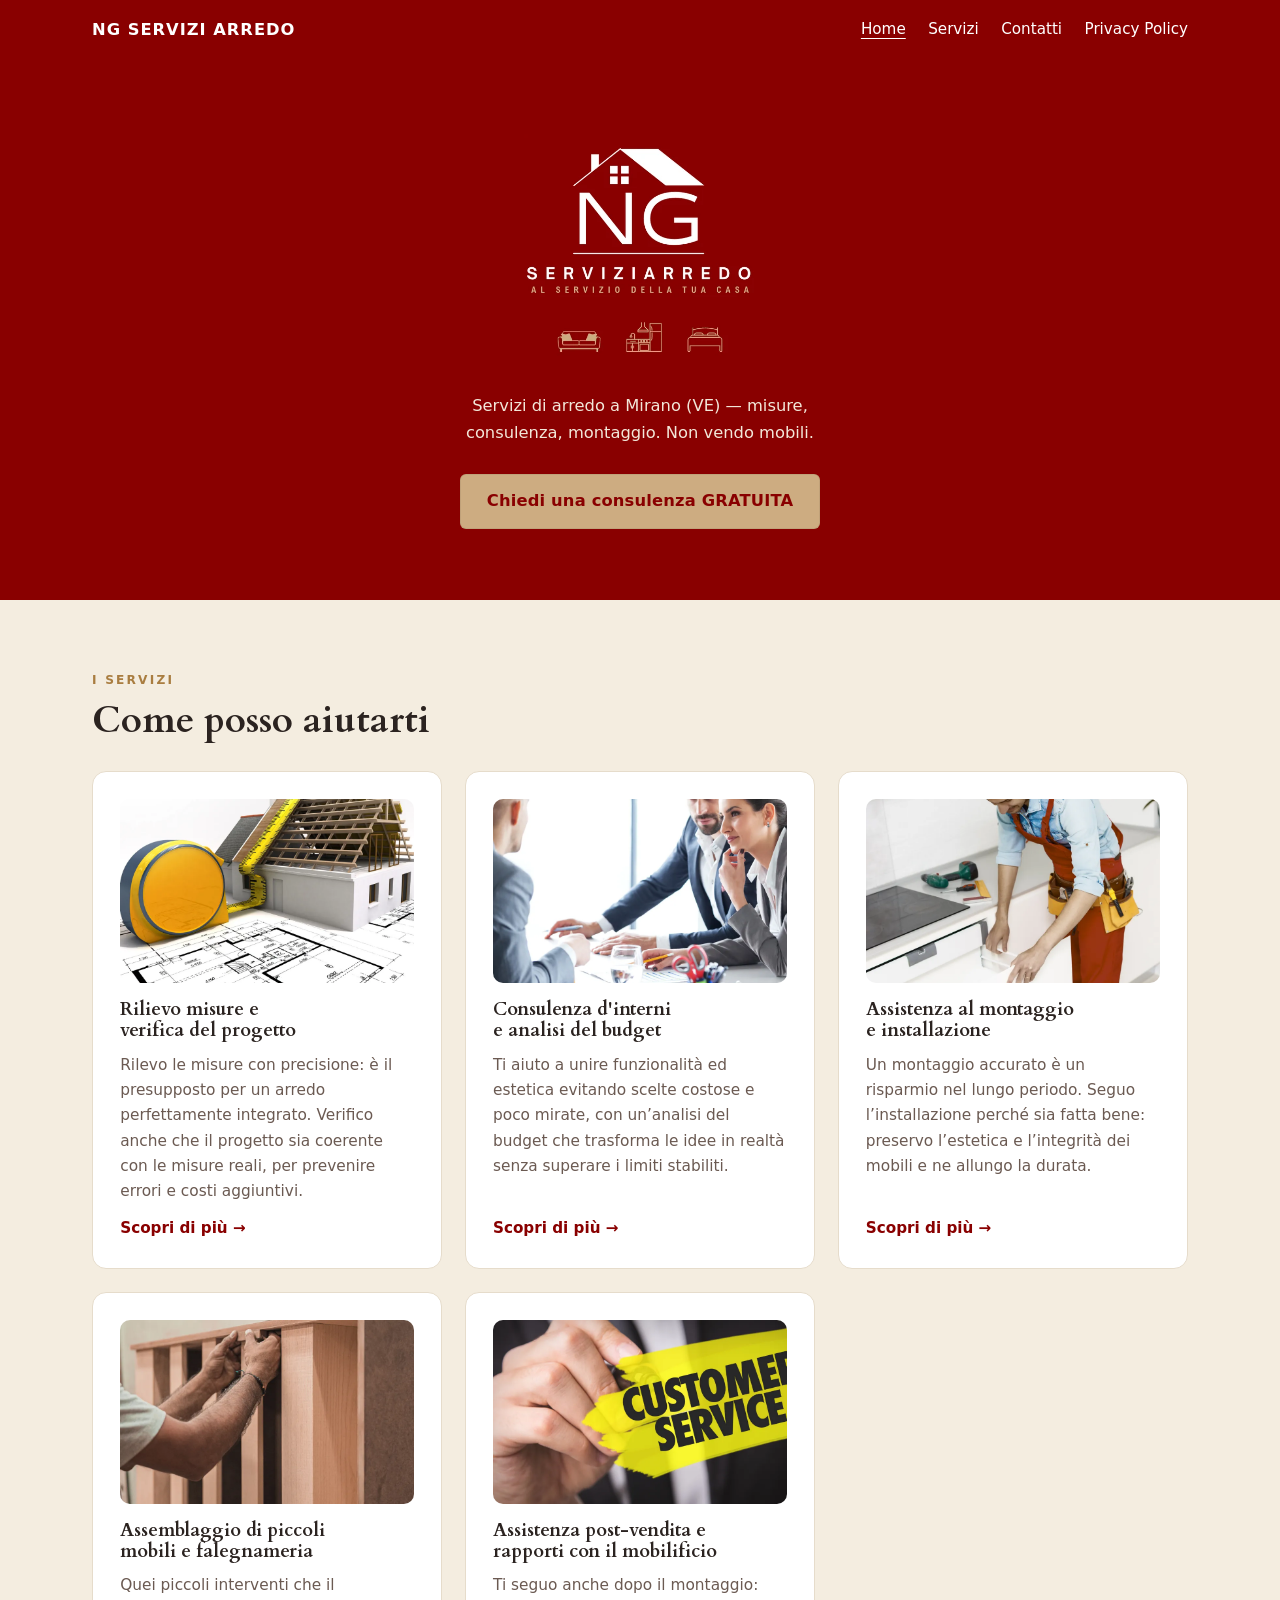
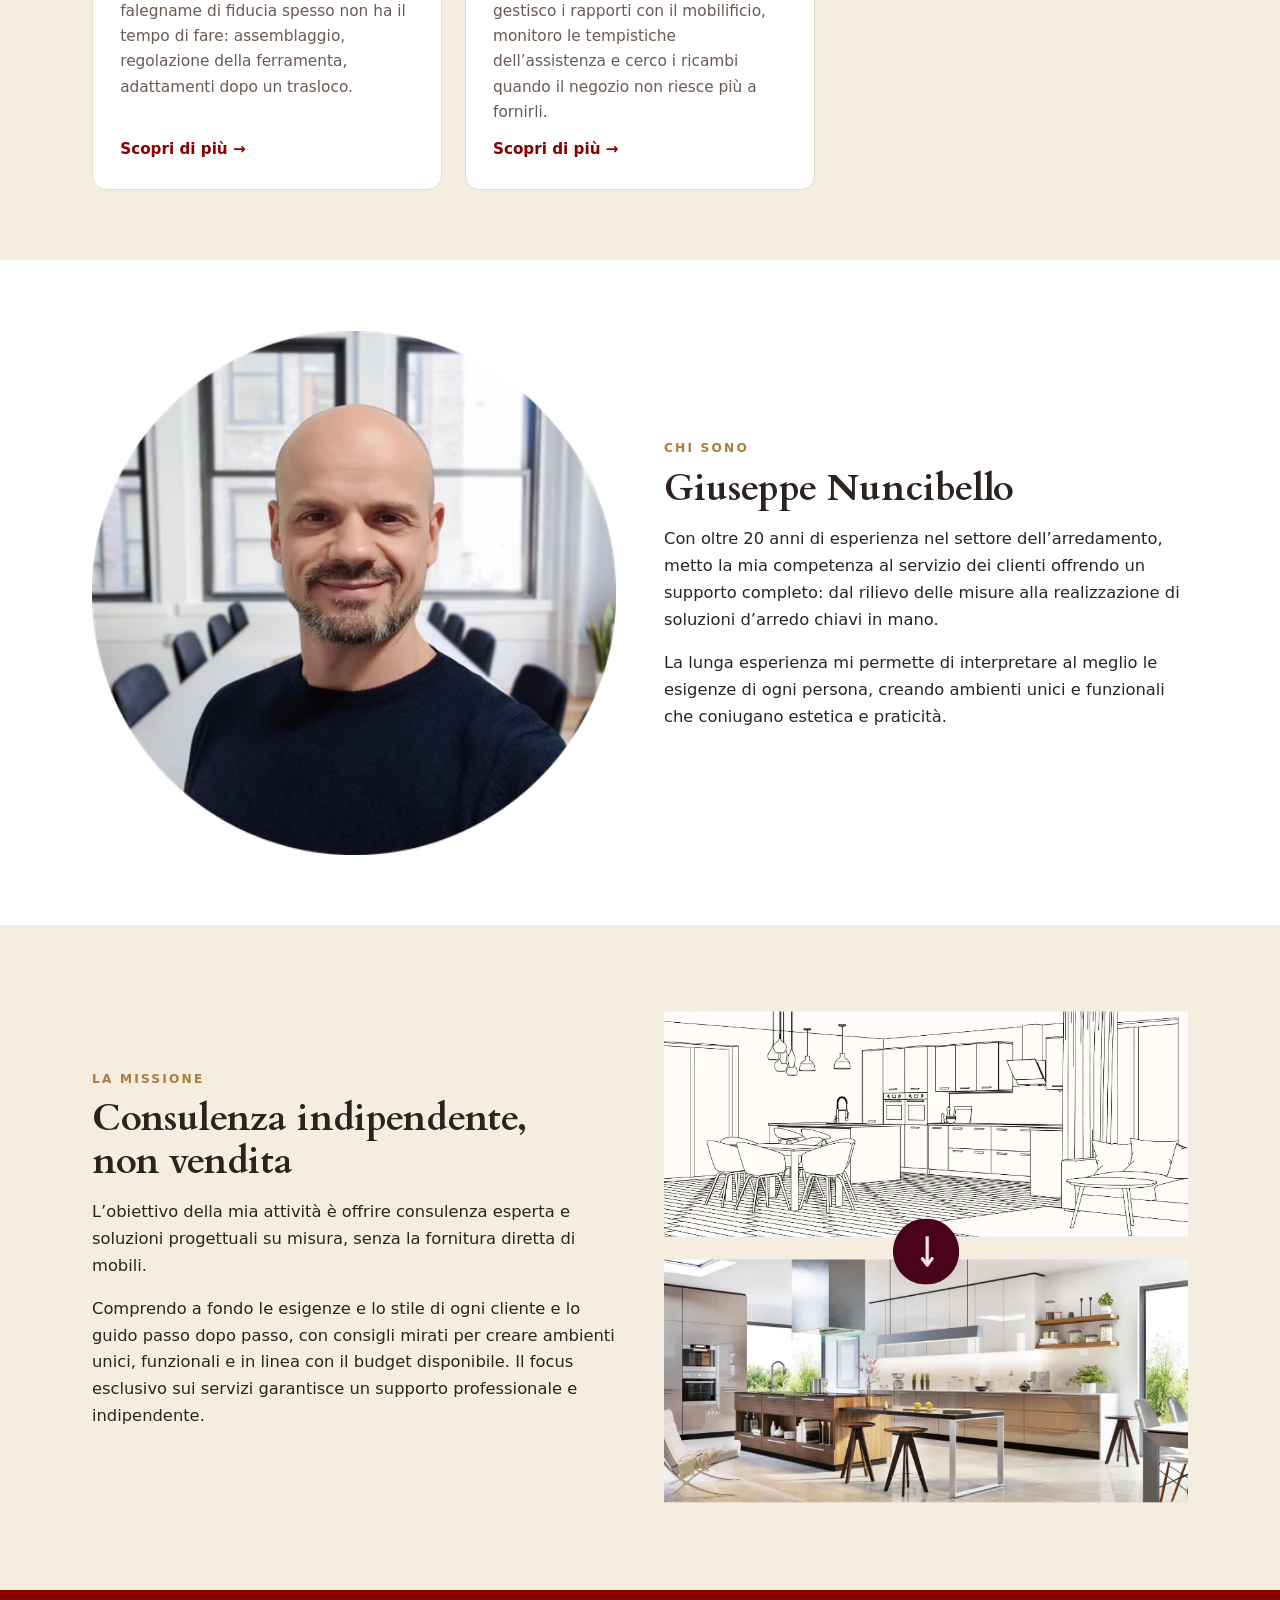
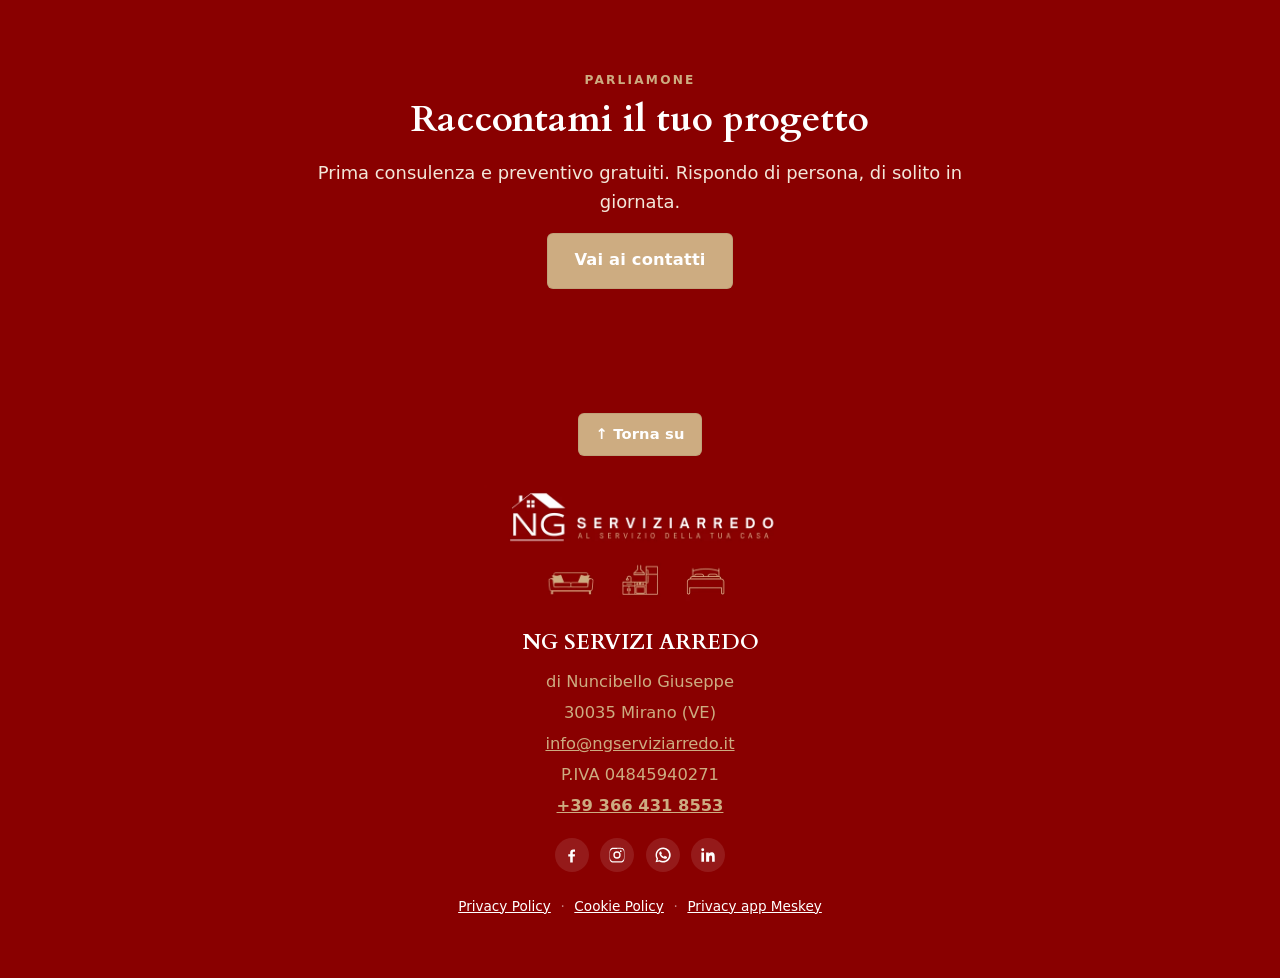
<file: index.html>
<!doctype html>
<html lang="it">
<head>
<meta charset="utf-8">
<meta name="viewport" content="width=device-width, initial-scale=1">
<title>NG Servizi Arredo — servizi di arredo a Mirano (VE)</title>
<meta name="description" content="NG Servizi Arredo di Nuncibello Giuseppe — servizi di arredo a Mirano (VE): rilievo misure, consulenza d’interni e analisi del budget, assistenza al montaggio, assemblaggio, assistenza post-vendita. Non vendo mobili.">
<link rel="canonical" href="https://ngserviziarredo.it/index.html">
<meta name="robots" content="index,follow">
<meta property="og:type" content="website">
<meta property="og:site_name" content="NG Servizi Arredo">
<meta property="og:title" content="NG Servizi Arredo — servizi di arredo a Mirano (VE)">
<meta property="og:description" content="NG Servizi Arredo di Nuncibello Giuseppe — servizi di arredo a Mirano (VE): rilievo misure, consulenza d’interni e analisi del budget, assistenza al montaggio, assemblaggio, assistenza post-vendita. Non vendo mobili.">
<meta property="og:url" content="https://ngserviziarredo.it/index.html">
<meta property="og:image" content="https://ngserviziarredo.it/assets/img/og.png">
<meta name="twitter:card" content="summary_large_image">
<link rel="icon" href="favicon.svg" type="image/svg+xml">
<link rel="icon" href="favicon-32.png" sizes="32x32">
<link rel="apple-touch-icon" href="apple-touch-icon.png">
<link rel="preload" href="assets/fonts/cardo-700.woff2" as="font" type="font/woff2" crossorigin>
<link rel="stylesheet" href="assets/style.css">
</head>
<body>
<a id="top" tabindex="-1"></a>
<header class="site-header">
  <div class="wrap site-header__in">
    <a class="brand" href="index.html" aria-label="NG Servizi Arredo — home">NG&nbsp;SERVIZI&nbsp;ARREDO</a>
    <input type="checkbox" id="navtoggle" class="navtoggle" hidden>
    <label for="navtoggle" class="navbtn" aria-label="Apri il menu"><span></span></label>
    <nav class="mainnav" aria-label="Principale">
      <ul>
        <li><a href="index.html" aria-current="page">Home</a></li>
        <li class="has-sub">
          <a href="index.html#servizi">Servizi</a>
          <ul class="submenu"><li><a href="rilievo-misure.html">Rilievo misure</a></li><li><a href="consulenza-dinterni-e-analisi-del-budget.html">Consulenza d'interni</a></li><li><a href="assistenza-al-montaggio-e-installazione.html">Assistenza al montaggio</a></li><li><a href="assemblaggio-di-piccoli-mobili-e-falegnameria.html">Assemblaggio e falegnameria</a></li><li><a href="assistenza-post-vendita-e-rapporti-con-il-mobilificio.html">Assistenza post-vendita</a></li></ul>
        </li>
        <li><a href="contatti.html">Contatti</a></li>
        <li><a href="https://www.iubenda.com/privacy-policy/76628430" target="_blank" rel="noopener">Privacy&nbsp;Policy</a></li>
      </ul>
    </nav>
  </div>
</header>
<main id="content">
<section class="hero">
  <div class="wrap hero__in">
    <img class="hero__logo" src="assets/img/logo.webp" width="240" alt="NG Servizi Arredo"
         fetchpriority="high" decoding="async">
    <p class="hero__tag">Servizi di arredo a Mirano (VE) &mdash; misure, consulenza, montaggio. Non vendo mobili.</p>
    <a class="btn" href="contatti.html">Chiedi una consulenza GRATUITA</a>
  </div>
</section>
<section class="band band--tint" id="servizi">
  <div class="wrap">
    <p class="eyebrow">I servizi</p>
    <h2 class="band__title">Come posso aiutarti</h2>
    <div class="grid grid--3 grid--top">
      <article class="card card--link">
  <a class="card__media" href="rilievo-misure.html"><img src="assets/img/home-rilievo.webp" alt="" width="820" loading="lazy" decoding="async"></a>
  <h3 class="card__title">Rilievo misure e verifica del progetto</h3>
  <p>Rilevo le misure con precisione: &egrave; il presupposto per un arredo perfettamente integrato. Verifico anche che il progetto sia coerente con le misure reali, per prevenire errori e costi aggiuntivi.</p>
  <a class="card__cta" href="rilievo-misure.html">Scopri di pi&ugrave; &rarr;</a>
</article>
      <article class="card card--link">
  <a class="card__media" href="consulenza-dinterni-e-analisi-del-budget.html"><img src="assets/img/home-consulenza.webp" alt="" width="820" loading="lazy" decoding="async"></a>
  <h3 class="card__title">Consulenza d'interni e analisi del budget</h3>
  <p>Ti aiuto a unire funzionalit&agrave; ed estetica evitando scelte costose e poco mirate, con un&rsquo;analisi del budget che trasforma le idee in realt&agrave; senza superare i limiti stabiliti.</p>
  <a class="card__cta" href="consulenza-dinterni-e-analisi-del-budget.html">Scopri di pi&ugrave; &rarr;</a>
</article>
      <article class="card card--link">
  <a class="card__media" href="assistenza-al-montaggio-e-installazione.html"><img src="assets/img/home-montaggio.webp" alt="" width="820" loading="lazy" decoding="async"></a>
  <h3 class="card__title">Assistenza al montaggio e installazione</h3>
  <p>Un montaggio accurato &egrave; un risparmio nel lungo periodo. Seguo l&rsquo;installazione perch&eacute; sia fatta bene: preservo l&rsquo;estetica e l&rsquo;integrit&agrave; dei mobili e ne allungo la durata.</p>
  <a class="card__cta" href="assistenza-al-montaggio-e-installazione.html">Scopri di pi&ugrave; &rarr;</a>
</article>
      <article class="card card--link">
  <a class="card__media" href="assemblaggio-di-piccoli-mobili-e-falegnameria.html"><img src="assets/img/home-assemblaggio.webp" alt="" width="820" loading="lazy" decoding="async"></a>
  <h3 class="card__title">Assemblaggio di piccoli mobili e falegnameria</h3>
  <p>Quei piccoli interventi che il falegname di fiducia spesso non ha il tempo di fare: assemblaggio, regolazione della ferramenta, adattamenti dopo un trasloco.</p>
  <a class="card__cta" href="assemblaggio-di-piccoli-mobili-e-falegnameria.html">Scopri di pi&ugrave; &rarr;</a>
</article>
      <article class="card card--link">
  <a class="card__media" href="assistenza-post-vendita-e-rapporti-con-il-mobilificio.html"><img src="assets/img/home-postvendita.webp" alt="" width="820" loading="lazy" decoding="async"></a>
  <h3 class="card__title">Assistenza post-vendita e rapporti con il mobilificio</h3>
  <p>Ti seguo anche dopo il montaggio: gestisco i rapporti con il mobilificio, monitoro le tempistiche dell&rsquo;assistenza e cerco i ricambi quando il negozio non riesce pi&ugrave; a fornirli.</p>
  <a class="card__cta" href="assistenza-post-vendita-e-rapporti-con-il-mobilificio.html">Scopri di pi&ugrave; &rarr;</a>
</article>
    </div>
  </div>
</section>
<section class="band">
  <div class="wrap">
    <div class="split">
      <div class="split__media"><img class="avatar" src="assets/img/avatar.webp" width="220" alt="Giuseppe Nuncibello"
           loading="lazy" decoding="async"></div>
      <div class="split__text">
        <p class="eyebrow">Chi sono</p>
        <h2 class="band__title">Giuseppe Nuncibello</h2>
        <p>Con oltre 20 anni di esperienza nel settore dell&rsquo;arredamento, metto la mia competenza al servizio dei clienti offrendo un supporto completo: dal rilievo delle misure alla realizzazione di soluzioni d&rsquo;arredo chiavi in mano.</p>
        <p>La lunga esperienza mi permette di interpretare al meglio le esigenze di ogni persona, creando ambienti unici e funzionali che coniugano estetica e praticit&agrave;.</p>
      </div>
    </div>
  </div>
</section>
<section class="band band--tint">
  <div class="wrap">
    <div class="split split--reverse">
      <div class="split__media"><img src="assets/img/missione.webp" width="1000" alt="" loading="lazy" decoding="async"></div>
      <div class="split__text">
        <p class="eyebrow">La missione</p>
        <h2 class="band__title">Consulenza indipendente, non vendita</h2>
        <p>L&rsquo;obiettivo della mia attivit&agrave; &egrave; offrire consulenza esperta e soluzioni progettuali su misura, senza la fornitura diretta di mobili.</p>
        <p>Comprendo a fondo le esigenze e lo stile di ogni cliente e lo guido passo dopo passo, con consigli mirati per creare ambienti unici, funzionali e in linea con il budget disponibile. Il focus esclusivo sui servizi garantisce un supporto professionale e indipendente.</p>
      </div>
    </div>
  </div>
</section>
<section class="band band--red band--lg">
  <div class="wrap">
    <p class="eyebrow">Parliamone</p>
    <h2 class="band__title">Raccontami il tuo progetto</h2>
    <p class="band__lead">Prima consulenza e preventivo gratuiti. Rispondo di persona, di solito in giornata.</p>
    <a class="btn" href="contatti.html">Vai ai contatti</a>
  </div>
</section>
</main>
<footer class="site-footer">
  <div class="wrap site-footer__in">
    <p class="site-footer__top"><a class="btn btn--sm" href="#top">&uarr; Torna su</a></p>
    <img class="site-footer__logo" src="assets/img/footer-logo.webp" width="340" alt="NG Servizi Arredo"
         loading="lazy" decoding="async">
    <p class="site-footer__name"><strong>NG SERVIZI ARREDO</strong></p>
    <p class="site-footer__meta">
      di Nuncibello Giuseppe<br>
      30035 Mirano (VE)<br>
      <a href="mailto:info@ngserviziarredo.it">info@ngserviziarredo.it</a><br>
      P.IVA 04845940271<br>
      <strong><a href="tel:+393664318553">+39 366 431 8553</a></strong>
    </p>
    <div class="social social--footer">
  <a href="https://www.facebook.com/profile.php?id=61557172911297" target="_blank" rel="noopener" aria-label="Facebook"><svg viewBox="0 0 24 24" aria-hidden="true" focusable="false"><path d="M13 22v-8h2.7l.4-3H13V9c0-.9.3-1.5 1.6-1.5H16V4.8C15.7 4.8 14.7 4.7 13.6 4.7 11.2 4.7 9.6 6.1 9.6 8.7V11H7v3h2.6v8z"/></svg></a>
  <a href="https://www.instagram.com/ngserviziarredo/" target="_blank" rel="noopener" aria-label="Instagram"><svg viewBox="0 0 24 24" aria-hidden="true" focusable="false"><path d="M12 2.2c3.2 0 3.6 0 4.9.1 1.2.1 1.8.3 2.2.4.6.2 1 .5 1.4.9.4.4.7.8.9 1.4.2.4.4 1 .4 2.2.1 1.3.1 1.7.1 4.9s0 3.6-.1 4.9c-.1 1.2-.3 1.8-.4 2.2-.2.6-.5 1-.9 1.4-.4.4-.8.7-1.4.9-.4.2-1 .4-2.2.4-1.3.1-1.7.1-4.9.1s-3.6 0-4.9-.1c-1.2-.1-1.8-.3-2.2-.4-.6-.2-1-.5-1.4-.9-.4-.4-.7-.8-.9-1.4-.2-.4-.4-1-.4-2.2C2.2 15.6 2.2 15.2 2.2 12s0-3.6.1-4.9c.1-1.2.3-1.8.4-2.2.2-.6.5-1 .9-1.4.4-.4.8-.7 1.4-.9.4-.2 1-.4 2.2-.4C8.4 2.2 8.8 2.2 12 2.2zm0 1.8c-3.1 0-3.5 0-4.7.1-1.1.1-1.7.2-2.1.4-.5.2-.9.4-1.3.8-.4.4-.6.8-.8 1.3-.2.4-.3 1-.4 2.1C2.6 9.5 2.6 9.9 2.6 12s0 2.5.1 3.7c.1 1.1.2 1.7.4 2.1.2.5.4.9.8 1.3.4.4.8.6 1.3.8.4.2 1 .3 2.1.4 1.2.1 1.6.1 4.7.1s3.5 0 4.7-.1c1.1-.1 1.7-.2 2.1-.4.5-.2.9-.4 1.3-.8.4-.4.6-.8.8-1.3.2-.4.3-1 .4-2.1.1-1.2.1-1.6.1-3.7s0-2.5-.1-3.7c-.1-1.1-.2-1.7-.4-2.1-.2-.5-.4-.9-.8-1.3-.4-.4-.8-.6-1.3-.8-.4-.2-1-.3-2.1-.4-1.2-.1-1.6-.1-4.7-.1zm0 3.1a4.9 4.9 0 110 9.8 4.9 4.9 0 010-9.8zm0 8a3.1 3.1 0 100-6.2 3.1 3.1 0 000 6.2zm6.2-8.2a1.15 1.15 0 11-2.3 0 1.15 1.15 0 012.3 0z"/></svg></a>
  <a href="https://wa.me/message/DVNVOHJJVB34A1" target="_blank" rel="noopener" aria-label="WhatsApp"><svg viewBox="0 0 24 24" aria-hidden="true" focusable="false"><path d="M12 2a10 10 0 00-8.6 15l-1.3 4.8 4.9-1.3A10 10 0 1012 2zm0 18a8 8 0 01-4.1-1.1l-.3-.2-2.9.8.8-2.8-.2-.3A8 8 0 1112 20zm4.4-6c-.2-.1-1.4-.7-1.7-.8-.2-.1-.4-.1-.5.1-.2.2-.6.8-.8.9-.1.2-.3.2-.5.1a6.5 6.5 0 01-1.9-1.2 7.3 7.3 0 01-1.3-1.7c-.1-.2 0-.4.1-.5l.4-.4c.1-.2.2-.3.2-.5s0-.4-.1-.5c-.1-.1-.5-1.3-.7-1.8-.2-.4-.4-.4-.5-.4h-.5c-.2 0-.5.1-.7.3-.2.3-.9.9-.9 2.2s.9 2.5 1.1 2.7c.1.2 1.8 2.8 4.4 3.9.6.3 1.1.4 1.5.5.6.2 1.2.2 1.6.1.5-.1 1.4-.6 1.6-1.1.2-.6.2-1 .1-1.1z"/></svg></a>
  <a href="https://www.linkedin.com/company/ngserviziarredo/" target="_blank" rel="noopener" aria-label="LinkedIn"><svg viewBox="0 0 24 24" aria-hidden="true" focusable="false"><path d="M6.94 5A1.94 1.94 0 113 5a1.94 1.94 0 013.94 0zM3.2 8.5h3.5V21H3.2zM9.5 8.5H13v1.7h.05c.5-.9 1.7-1.9 3.5-1.9 3.7 0 4.4 2.4 4.4 5.6V21h-3.5v-5.4c0-1.3 0-3-1.8-3s-2.1 1.4-2.1 2.9V21H9.5z"/></svg></a>
</div>
    <p class="site-footer__legal">
      <a href="https://www.iubenda.com/privacy-policy/76628430" target="_blank" rel="noopener">Privacy Policy</a>
      <span aria-hidden="true">&middot;</span>
      <a href="https://www.iubenda.com/privacy-policy/76628430/cookie-policy" target="_blank" rel="noopener">Cookie Policy</a>
    <span aria-hidden="true">&middot;</span>
    <a href="https://meskeyapp-spec.github.io/meskey-privacy/" target="_blank" rel="noopener">Privacy app Meskey</a>
  </p>
  </div>
</footer>
</body>
</html>
</file>
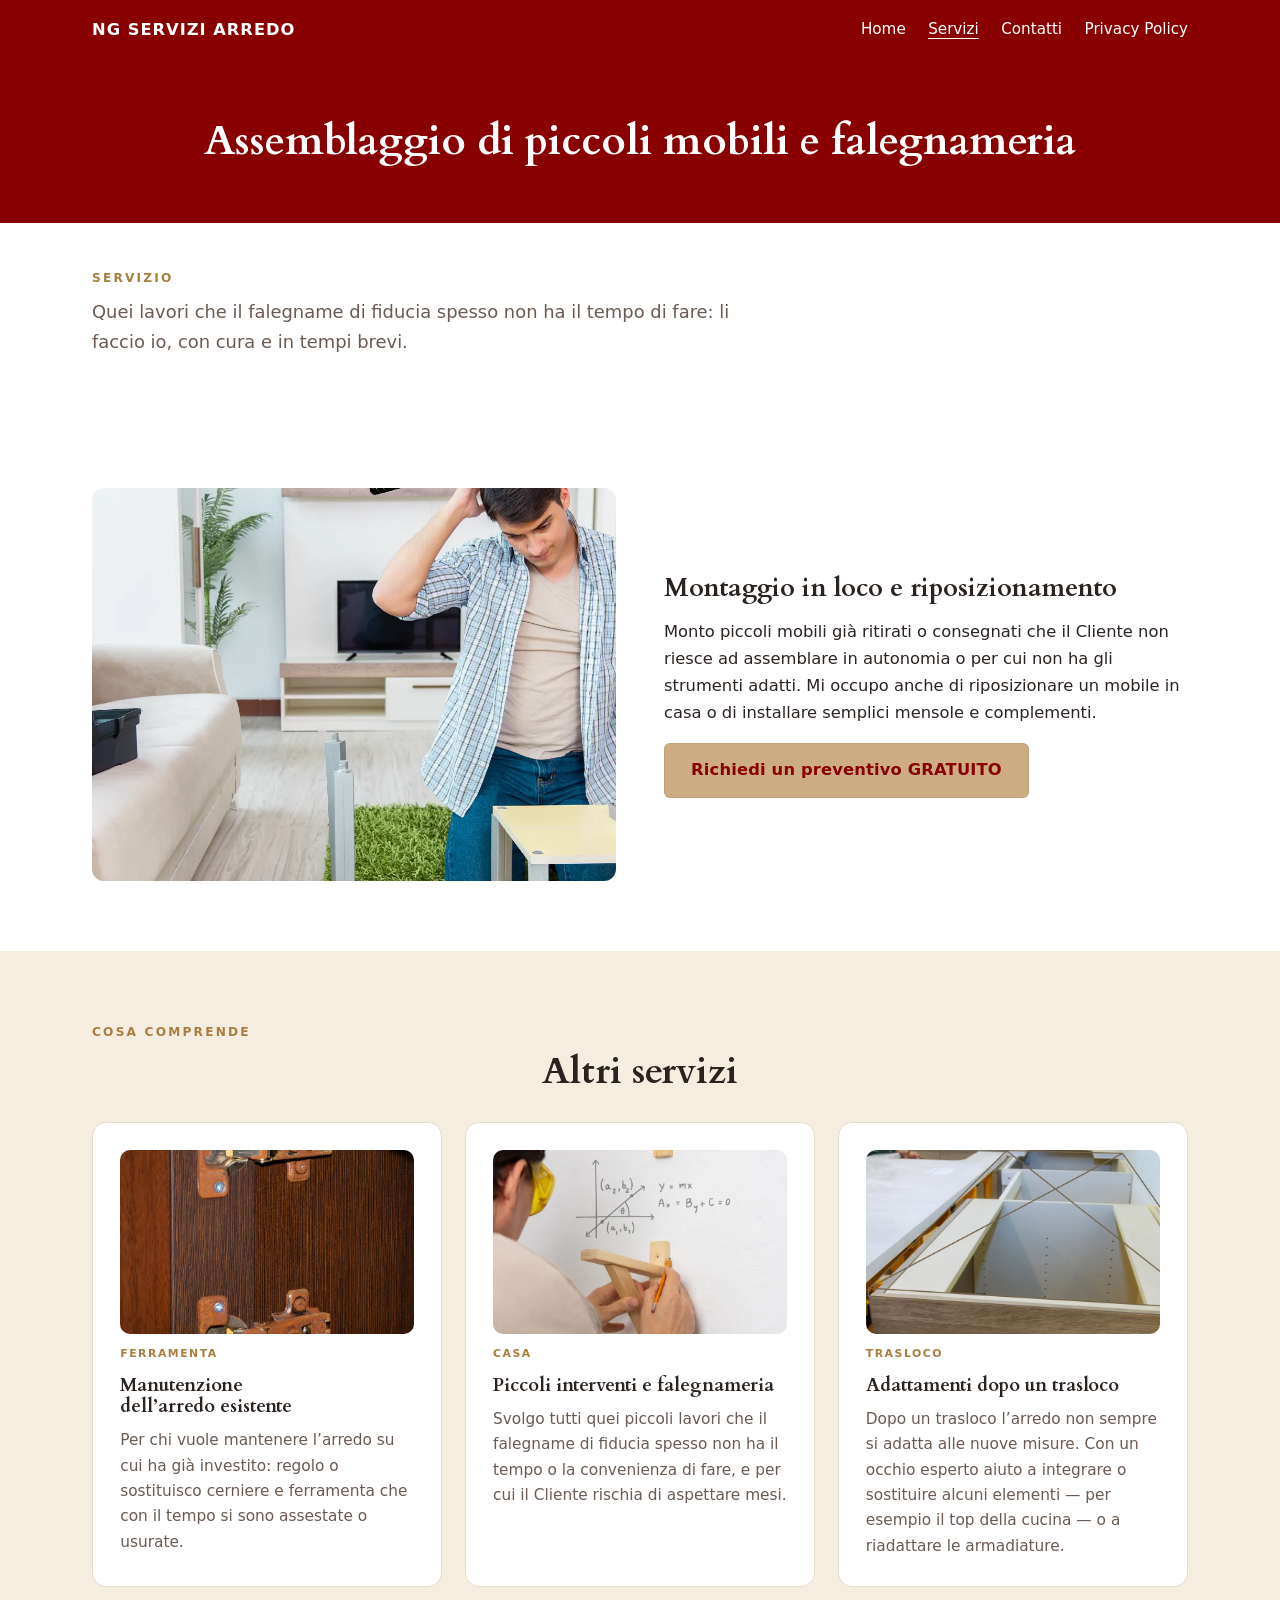
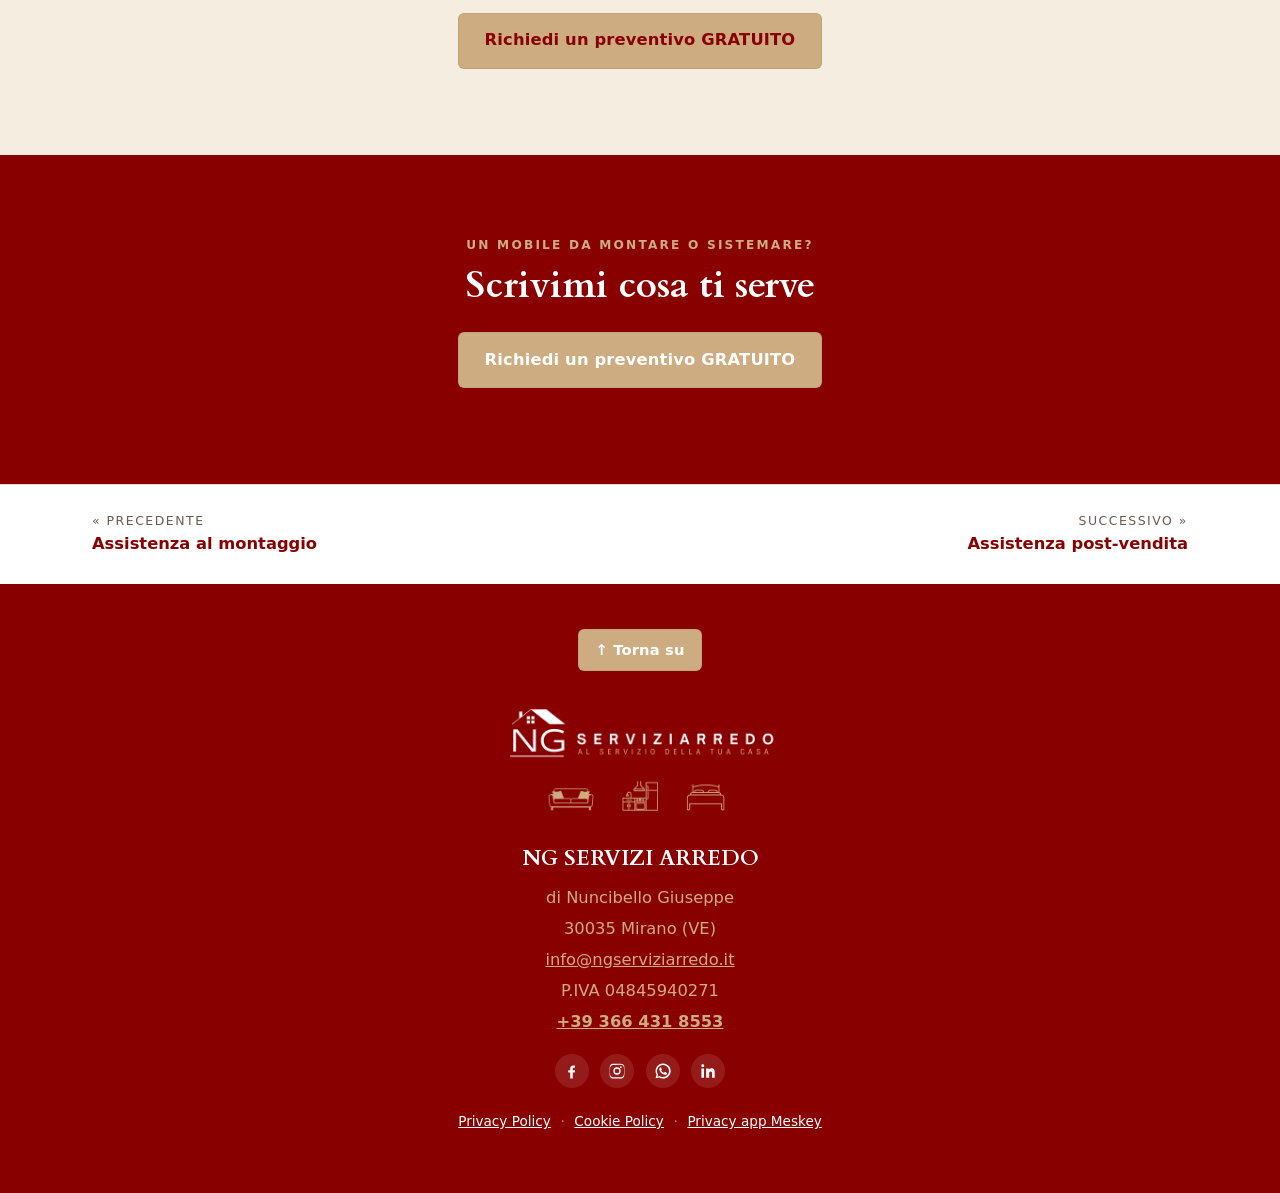
<file: assemblaggio-di-piccoli-mobili-e-falegnameria.html>
<!doctype html>
<html lang="it">
<head>
<meta charset="utf-8">
<meta name="viewport" content="width=device-width, initial-scale=1">
<title>Assemblaggio di piccoli mobili e falegnameria — NG Servizi Arredo</title>
<meta name="description" content="Assemblaggio di piccoli mobili, regolazione ferramenta, piccoli interventi di falegnameria e adattamenti dopo un trasloco, a Mirano (VE).">
<link rel="canonical" href="https://ngserviziarredo.it/assemblaggio-di-piccoli-mobili-e-falegnameria.html">
<meta name="robots" content="index,follow">
<meta property="og:type" content="website">
<meta property="og:site_name" content="NG Servizi Arredo">
<meta property="og:title" content="Assemblaggio di piccoli mobili e falegnameria — NG Servizi Arredo">
<meta property="og:description" content="Assemblaggio di piccoli mobili, regolazione ferramenta, piccoli interventi di falegnameria e adattamenti dopo un trasloco, a Mirano (VE).">
<meta property="og:url" content="https://ngserviziarredo.it/assemblaggio-di-piccoli-mobili-e-falegnameria.html">
<meta property="og:image" content="https://ngserviziarredo.it/assets/img/og.png">
<meta name="twitter:card" content="summary_large_image">
<link rel="icon" href="favicon.svg" type="image/svg+xml">
<link rel="icon" href="favicon-32.png" sizes="32x32">
<link rel="apple-touch-icon" href="apple-touch-icon.png">
<link rel="preload" href="assets/fonts/cardo-700.woff2" as="font" type="font/woff2" crossorigin>
<link rel="stylesheet" href="assets/style.css">
</head>
<body>
<a id="top" tabindex="-1"></a>
<header class="site-header">
  <div class="wrap site-header__in">
    <a class="brand" href="index.html" aria-label="NG Servizi Arredo — home">NG&nbsp;SERVIZI&nbsp;ARREDO</a>
    <input type="checkbox" id="navtoggle" class="navtoggle" hidden>
    <label for="navtoggle" class="navbtn" aria-label="Apri il menu"><span></span></label>
    <nav class="mainnav" aria-label="Principale">
      <ul>
        <li><a href="index.html">Home</a></li>
        <li class="has-sub">
          <a href="index.html#servizi" aria-current="page">Servizi</a>
          <ul class="submenu"><li><a href="rilievo-misure.html">Rilievo misure</a></li><li><a href="consulenza-dinterni-e-analisi-del-budget.html">Consulenza d'interni</a></li><li><a href="assistenza-al-montaggio-e-installazione.html">Assistenza al montaggio</a></li><li><a href="assemblaggio-di-piccoli-mobili-e-falegnameria.html" aria-current="page">Assemblaggio e falegnameria</a></li><li><a href="assistenza-post-vendita-e-rapporti-con-il-mobilificio.html">Assistenza post-vendita</a></li></ul>
        </li>
        <li><a href="contatti.html">Contatti</a></li>
        <li><a href="https://www.iubenda.com/privacy-policy/76628430" target="_blank" rel="noopener">Privacy&nbsp;Policy</a></li>
      </ul>
    </nav>
  </div>
</header>
<main id="content">
<section class="page-head"><div class="wrap"><h1>Assemblaggio di piccoli mobili e falegnameria</h1></div></section>
<section class="band band--sm">
  <div class="wrap">
    <p class="eyebrow">Servizio</p>
    <p class="band__lead">Quei lavori che il falegname di fiducia spesso non ha il tempo di fare: li faccio io, con cura e in tempi brevi.</p>
  </div>
</section>
<section class="band">
  <div class="wrap">
    <div class="split split--intro">
      <div class="split__media"><img src="assets/img/assemblaggio-intro.webp" alt="" width="1000" loading="lazy" decoding="async"></div>
      <div class="split__text">
        <h2 class="band__title band__title--sm">Montaggio in loco e riposizionamento</h2>
        <p>Monto piccoli mobili gi&agrave; ritirati o consegnati che il Cliente non riesce ad assemblare in autonomia o per cui non ha gli strumenti adatti. Mi occupo anche di riposizionare un mobile in casa o di installare semplici mensole e complementi.</p>
        
        <a class="btn" href="contatti.html">Richiedi un preventivo GRATUITO</a>
      </div>
    </div>
  </div>
</section>
<section class="band band--tint">
  <div class="wrap">
    <p class="eyebrow">Cosa comprende</p>
    <h2 class="band__title band__title--center">Altri servizi</h2>
    <div class="grid grid--3 grid--top">
      <article class="card mini">
  <div class="mini__media"><img src="assets/img/assemblaggio-1.webp" alt="" width="820" loading="lazy" decoding="async"></div>
  <p class="mini__meta"><span class="mini__kicker">ferramenta</span></p>
  <h3 class="mini__title">Manutenzione dell&rsquo;arredo esistente</h3>
  <p class="mini__text">Per chi vuole mantenere l&rsquo;arredo su cui ha gi&agrave; investito: regolo o sostituisco cerniere e ferramenta che con il tempo si sono assestate o usurate.</p>
</article>
      <article class="card mini">
  <div class="mini__media"><img src="assets/img/assemblaggio-2.webp" alt="" width="820" loading="lazy" decoding="async"></div>
  <p class="mini__meta"><span class="mini__kicker">casa</span></p>
  <h3 class="mini__title">Piccoli interventi e falegnameria</h3>
  <p class="mini__text">Svolgo tutti quei piccoli lavori che il falegname di fiducia spesso non ha il tempo o la convenienza di fare, e per cui il Cliente rischia di aspettare mesi.</p>
</article>
      <article class="card mini">
  <div class="mini__media"><img src="assets/img/assemblaggio-3.webp" alt="" width="820" loading="lazy" decoding="async"></div>
  <p class="mini__meta"><span class="mini__kicker">trasloco</span></p>
  <h3 class="mini__title">Adattamenti dopo un trasloco</h3>
  <p class="mini__text">Dopo un trasloco l&rsquo;arredo non sempre si adatta alle nuove misure. Con un occhio esperto aiuto a integrare o sostituire alcuni elementi &mdash; per esempio il top della cucina &mdash; o a riadattare le armadiature.</p>
</article>
    </div>
    
    <p class="band__cta"><a class="btn" href="contatti.html">Richiedi un preventivo GRATUITO</a></p>
  </div>
</section>
<section class="band band--red band--lg">
  <div class="wrap">
    <p class="eyebrow">Un mobile da montare o sistemare?</p>
    <h2 class="band__title band__title--center">Scrivimi cosa ti serve</h2>
    <p class="band__cta"><a class="btn" href="contatti.html">Richiedi un preventivo GRATUITO</a></p>
  </div>
</section>
<nav class="pager" aria-label="Altri servizi">
  <div class="wrap pager__in">
    <a class="pager__prev" href="assistenza-al-montaggio-e-installazione.html"><span>&laquo; Precedente</span><b>Assistenza al montaggio</b></a>
    <a class="pager__next" href="assistenza-post-vendita-e-rapporti-con-il-mobilificio.html"><span>Successivo &raquo;</span><b>Assistenza post-vendita</b></a>
  </div>
</nav>
</main>
<footer class="site-footer">
  <div class="wrap site-footer__in">
    <p class="site-footer__top"><a class="btn btn--sm" href="#top">&uarr; Torna su</a></p>
    <img class="site-footer__logo" src="assets/img/footer-logo.webp" width="340" alt="NG Servizi Arredo"
         loading="lazy" decoding="async">
    <p class="site-footer__name"><strong>NG SERVIZI ARREDO</strong></p>
    <p class="site-footer__meta">
      di Nuncibello Giuseppe<br>
      30035 Mirano (VE)<br>
      <a href="mailto:info@ngserviziarredo.it">info@ngserviziarredo.it</a><br>
      P.IVA 04845940271<br>
      <strong><a href="tel:+393664318553">+39 366 431 8553</a></strong>
    </p>
    <div class="social social--footer">
  <a href="https://www.facebook.com/profile.php?id=61557172911297" target="_blank" rel="noopener" aria-label="Facebook"><svg viewBox="0 0 24 24" aria-hidden="true" focusable="false"><path d="M13 22v-8h2.7l.4-3H13V9c0-.9.3-1.5 1.6-1.5H16V4.8C15.7 4.8 14.7 4.7 13.6 4.7 11.2 4.7 9.6 6.1 9.6 8.7V11H7v3h2.6v8z"/></svg></a>
  <a href="https://www.instagram.com/ngserviziarredo/" target="_blank" rel="noopener" aria-label="Instagram"><svg viewBox="0 0 24 24" aria-hidden="true" focusable="false"><path d="M12 2.2c3.2 0 3.6 0 4.9.1 1.2.1 1.8.3 2.2.4.6.2 1 .5 1.4.9.4.4.7.8.9 1.4.2.4.4 1 .4 2.2.1 1.3.1 1.7.1 4.9s0 3.6-.1 4.9c-.1 1.2-.3 1.8-.4 2.2-.2.6-.5 1-.9 1.4-.4.4-.8.7-1.4.9-.4.2-1 .4-2.2.4-1.3.1-1.7.1-4.9.1s-3.6 0-4.9-.1c-1.2-.1-1.8-.3-2.2-.4-.6-.2-1-.5-1.4-.9-.4-.4-.7-.8-.9-1.4-.2-.4-.4-1-.4-2.2C2.2 15.6 2.2 15.2 2.2 12s0-3.6.1-4.9c.1-1.2.3-1.8.4-2.2.2-.6.5-1 .9-1.4.4-.4.8-.7 1.4-.9.4-.2 1-.4 2.2-.4C8.4 2.2 8.8 2.2 12 2.2zm0 1.8c-3.1 0-3.5 0-4.7.1-1.1.1-1.7.2-2.1.4-.5.2-.9.4-1.3.8-.4.4-.6.8-.8 1.3-.2.4-.3 1-.4 2.1C2.6 9.5 2.6 9.9 2.6 12s0 2.5.1 3.7c.1 1.1.2 1.7.4 2.1.2.5.4.9.8 1.3.4.4.8.6 1.3.8.4.2 1 .3 2.1.4 1.2.1 1.6.1 4.7.1s3.5 0 4.7-.1c1.1-.1 1.7-.2 2.1-.4.5-.2.9-.4 1.3-.8.4-.4.6-.8.8-1.3.2-.4.3-1 .4-2.1.1-1.2.1-1.6.1-3.7s0-2.5-.1-3.7c-.1-1.1-.2-1.7-.4-2.1-.2-.5-.4-.9-.8-1.3-.4-.4-.8-.6-1.3-.8-.4-.2-1-.3-2.1-.4-1.2-.1-1.6-.1-4.7-.1zm0 3.1a4.9 4.9 0 110 9.8 4.9 4.9 0 010-9.8zm0 8a3.1 3.1 0 100-6.2 3.1 3.1 0 000 6.2zm6.2-8.2a1.15 1.15 0 11-2.3 0 1.15 1.15 0 012.3 0z"/></svg></a>
  <a href="https://wa.me/message/DVNVOHJJVB34A1" target="_blank" rel="noopener" aria-label="WhatsApp"><svg viewBox="0 0 24 24" aria-hidden="true" focusable="false"><path d="M12 2a10 10 0 00-8.6 15l-1.3 4.8 4.9-1.3A10 10 0 1012 2zm0 18a8 8 0 01-4.1-1.1l-.3-.2-2.9.8.8-2.8-.2-.3A8 8 0 1112 20zm4.4-6c-.2-.1-1.4-.7-1.7-.8-.2-.1-.4-.1-.5.1-.2.2-.6.8-.8.9-.1.2-.3.2-.5.1a6.5 6.5 0 01-1.9-1.2 7.3 7.3 0 01-1.3-1.7c-.1-.2 0-.4.1-.5l.4-.4c.1-.2.2-.3.2-.5s0-.4-.1-.5c-.1-.1-.5-1.3-.7-1.8-.2-.4-.4-.4-.5-.4h-.5c-.2 0-.5.1-.7.3-.2.3-.9.9-.9 2.2s.9 2.5 1.1 2.7c.1.2 1.8 2.8 4.4 3.9.6.3 1.1.4 1.5.5.6.2 1.2.2 1.6.1.5-.1 1.4-.6 1.6-1.1.2-.6.2-1 .1-1.1z"/></svg></a>
  <a href="https://www.linkedin.com/company/ngserviziarredo/" target="_blank" rel="noopener" aria-label="LinkedIn"><svg viewBox="0 0 24 24" aria-hidden="true" focusable="false"><path d="M6.94 5A1.94 1.94 0 113 5a1.94 1.94 0 013.94 0zM3.2 8.5h3.5V21H3.2zM9.5 8.5H13v1.7h.05c.5-.9 1.7-1.9 3.5-1.9 3.7 0 4.4 2.4 4.4 5.6V21h-3.5v-5.4c0-1.3 0-3-1.8-3s-2.1 1.4-2.1 2.9V21H9.5z"/></svg></a>
</div>
    <p class="site-footer__legal">
      <a href="https://www.iubenda.com/privacy-policy/76628430" target="_blank" rel="noopener">Privacy Policy</a>
      <span aria-hidden="true">&middot;</span>
      <a href="https://www.iubenda.com/privacy-policy/76628430/cookie-policy" target="_blank" rel="noopener">Cookie Policy</a>
    <span aria-hidden="true">&middot;</span>
    <a href="https://meskeyapp-spec.github.io/meskey-privacy/" target="_blank" rel="noopener">Privacy app Meskey</a>
  </p>
  </div>
</footer>
</body>
</html>
</file>
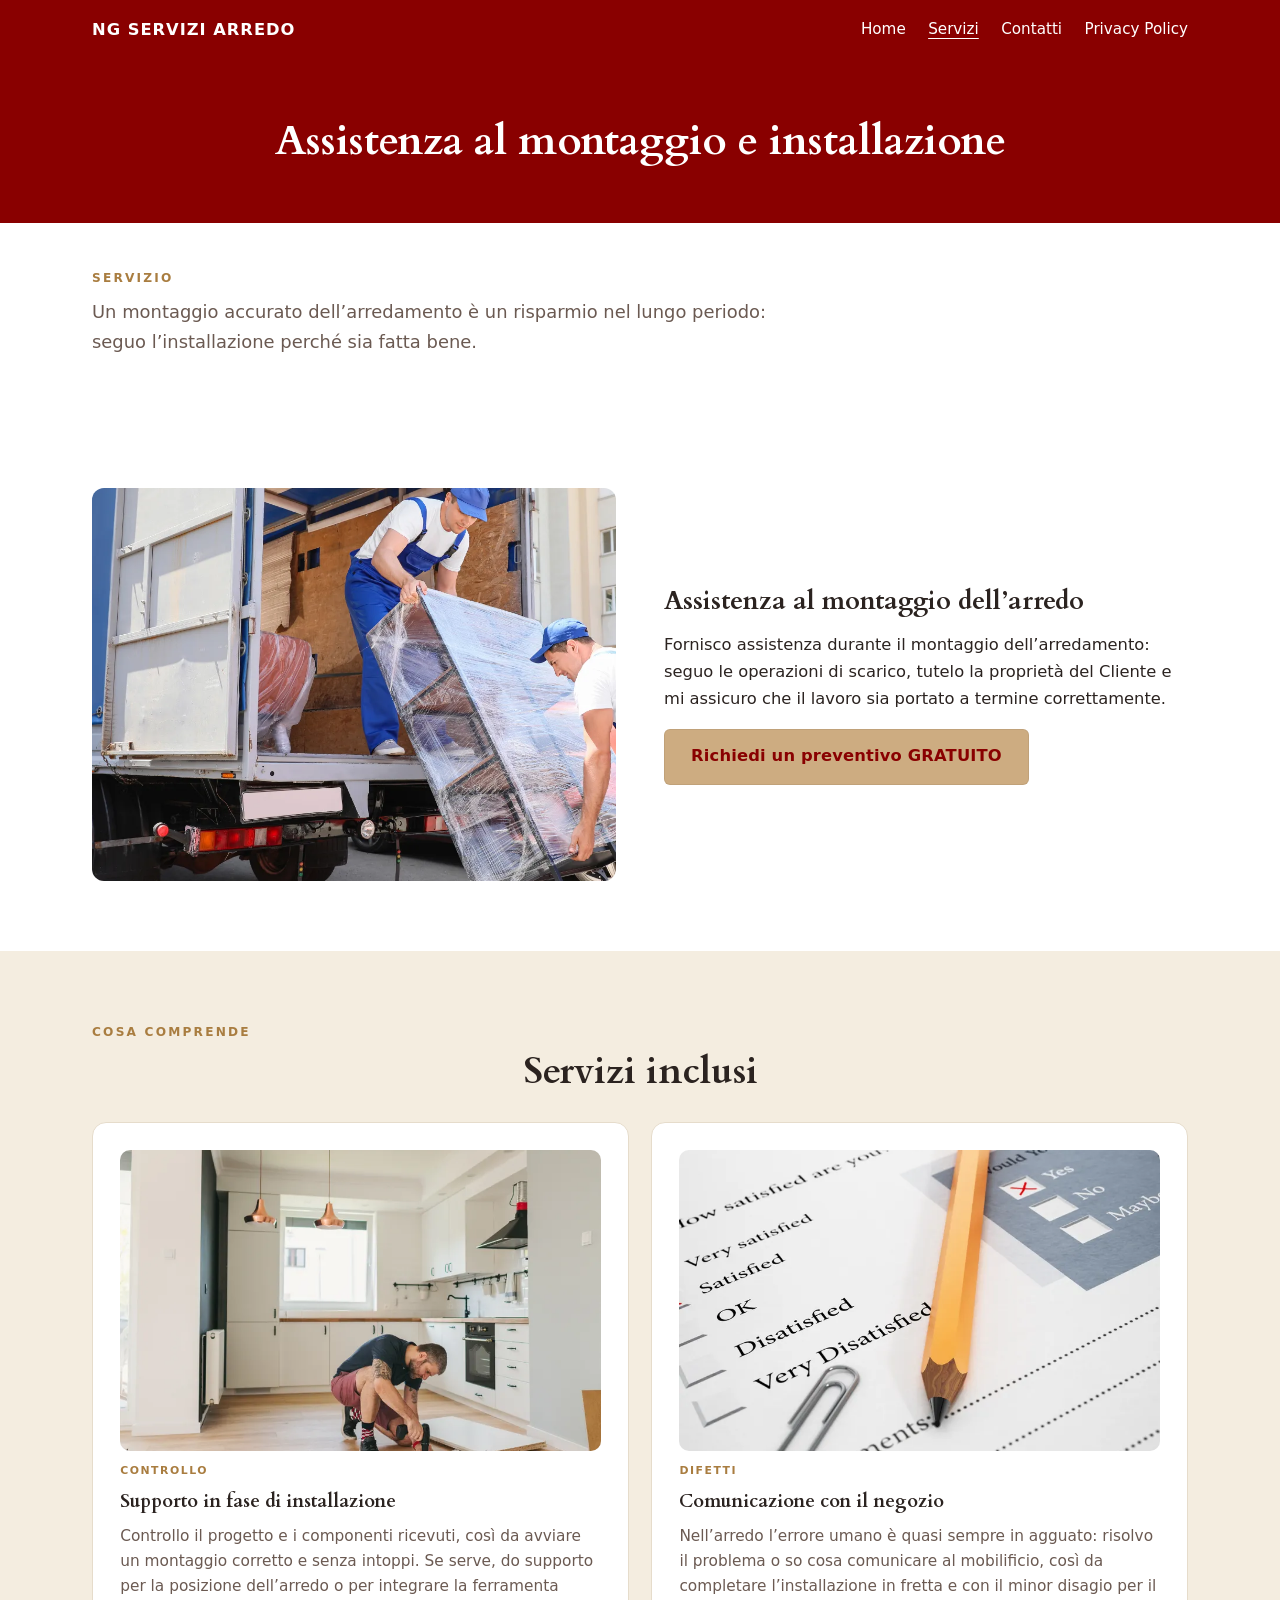
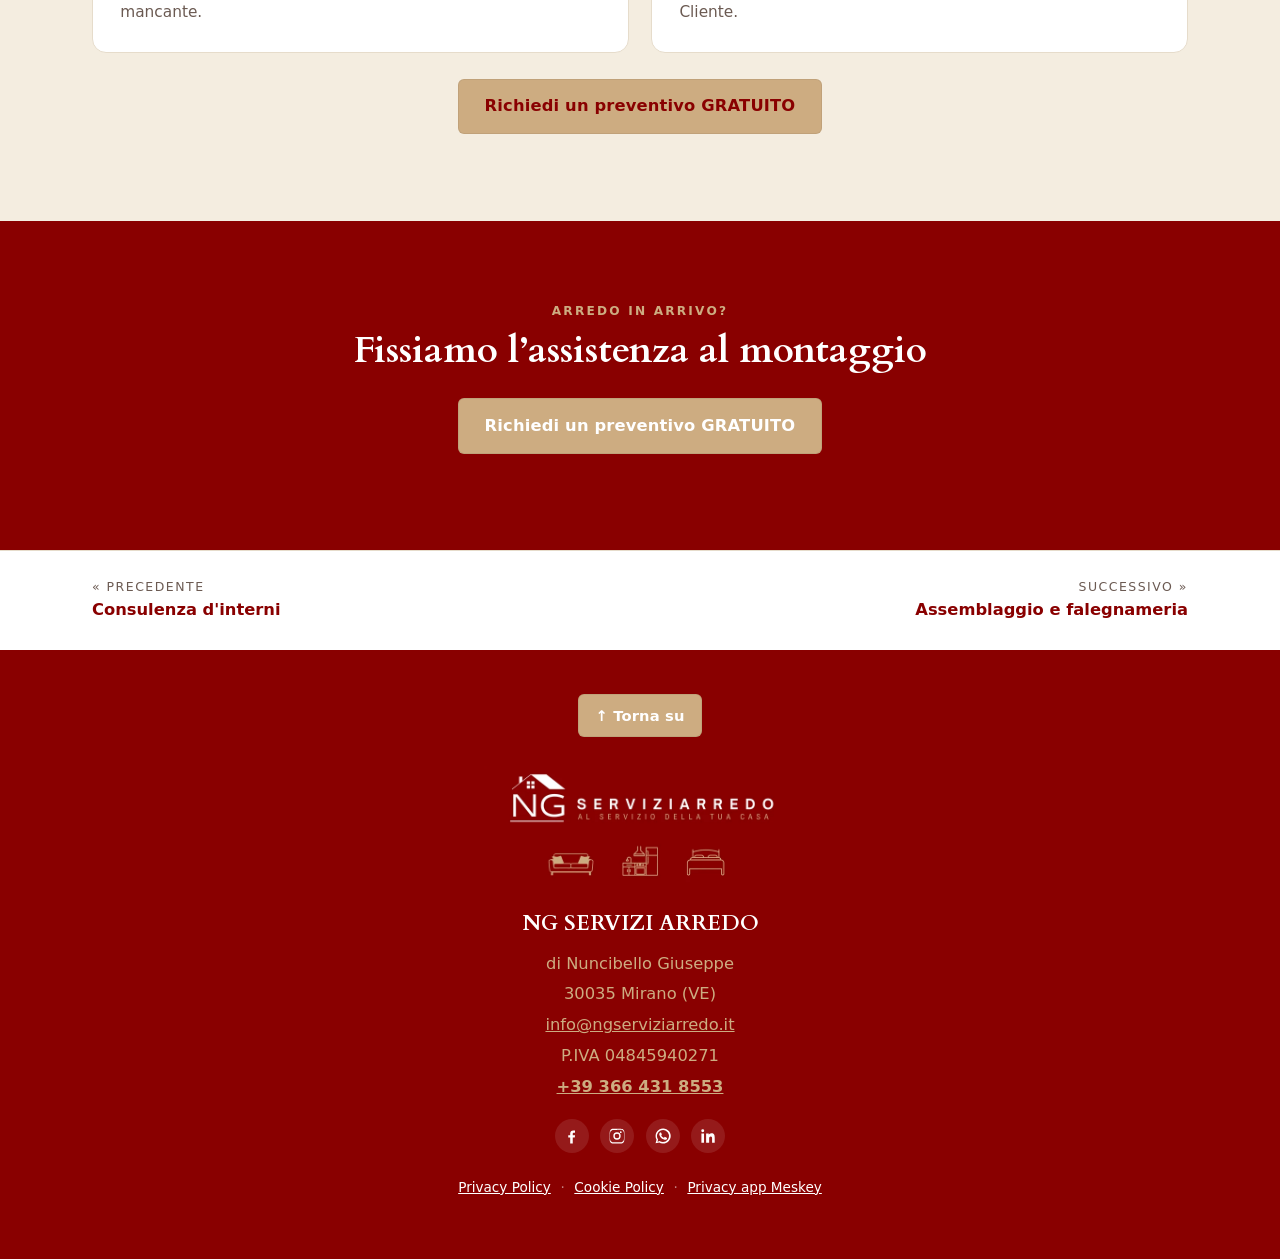
<file: assistenza-al-montaggio-e-installazione.html>
<!doctype html>
<html lang="it">
<head>
<meta charset="utf-8">
<meta name="viewport" content="width=device-width, initial-scale=1">
<title>Assistenza al montaggio e installazione — NG Servizi Arredo</title>
<meta name="description" content="Assistenza al montaggio e installazione dell’arredamento a Mirano (VE): controllo componenti, supporto ai montatori, rapporti con il negozio.">
<link rel="canonical" href="https://ngserviziarredo.it/assistenza-al-montaggio-e-installazione.html">
<meta name="robots" content="index,follow">
<meta property="og:type" content="website">
<meta property="og:site_name" content="NG Servizi Arredo">
<meta property="og:title" content="Assistenza al montaggio e installazione — NG Servizi Arredo">
<meta property="og:description" content="Assistenza al montaggio e installazione dell’arredamento a Mirano (VE): controllo componenti, supporto ai montatori, rapporti con il negozio.">
<meta property="og:url" content="https://ngserviziarredo.it/assistenza-al-montaggio-e-installazione.html">
<meta property="og:image" content="https://ngserviziarredo.it/assets/img/og.png">
<meta name="twitter:card" content="summary_large_image">
<link rel="icon" href="favicon.svg" type="image/svg+xml">
<link rel="icon" href="favicon-32.png" sizes="32x32">
<link rel="apple-touch-icon" href="apple-touch-icon.png">
<link rel="preload" href="assets/fonts/cardo-700.woff2" as="font" type="font/woff2" crossorigin>
<link rel="stylesheet" href="assets/style.css">
</head>
<body>
<a id="top" tabindex="-1"></a>
<header class="site-header">
  <div class="wrap site-header__in">
    <a class="brand" href="index.html" aria-label="NG Servizi Arredo — home">NG&nbsp;SERVIZI&nbsp;ARREDO</a>
    <input type="checkbox" id="navtoggle" class="navtoggle" hidden>
    <label for="navtoggle" class="navbtn" aria-label="Apri il menu"><span></span></label>
    <nav class="mainnav" aria-label="Principale">
      <ul>
        <li><a href="index.html">Home</a></li>
        <li class="has-sub">
          <a href="index.html#servizi" aria-current="page">Servizi</a>
          <ul class="submenu"><li><a href="rilievo-misure.html">Rilievo misure</a></li><li><a href="consulenza-dinterni-e-analisi-del-budget.html">Consulenza d'interni</a></li><li><a href="assistenza-al-montaggio-e-installazione.html" aria-current="page">Assistenza al montaggio</a></li><li><a href="assemblaggio-di-piccoli-mobili-e-falegnameria.html">Assemblaggio e falegnameria</a></li><li><a href="assistenza-post-vendita-e-rapporti-con-il-mobilificio.html">Assistenza post-vendita</a></li></ul>
        </li>
        <li><a href="contatti.html">Contatti</a></li>
        <li><a href="https://www.iubenda.com/privacy-policy/76628430" target="_blank" rel="noopener">Privacy&nbsp;Policy</a></li>
      </ul>
    </nav>
  </div>
</header>
<main id="content">
<section class="page-head"><div class="wrap"><h1>Assistenza al montaggio e installazione</h1></div></section>
<section class="band band--sm">
  <div class="wrap">
    <p class="eyebrow">Servizio</p>
    <p class="band__lead">Un montaggio accurato dell&rsquo;arredamento &egrave; un risparmio nel lungo periodo: seguo l&rsquo;installazione perch&eacute; sia fatta bene.</p>
  </div>
</section>
<section class="band">
  <div class="wrap">
    <div class="split split--intro">
      <div class="split__media"><img src="assets/img/montaggio-intro.webp" alt="" width="1000" loading="lazy" decoding="async"></div>
      <div class="split__text">
        <h2 class="band__title band__title--sm">Assistenza al montaggio dell&rsquo;arredo</h2>
        <p>Fornisco assistenza durante il montaggio dell&rsquo;arredamento: seguo le operazioni di scarico, tutelo la propriet&agrave; del Cliente e mi assicuro che il lavoro sia portato a termine correttamente.</p>
        
        <a class="btn" href="contatti.html">Richiedi un preventivo GRATUITO</a>
      </div>
    </div>
  </div>
</section>
<section class="band band--tint">
  <div class="wrap">
    <p class="eyebrow">Cosa comprende</p>
    <h2 class="band__title band__title--center">Servizi inclusi</h2>
    <div class="grid grid--2 grid--top">
      <article class="card mini">
  <div class="mini__media"><img src="assets/img/montaggio-1.webp" alt="" width="820" loading="lazy" decoding="async"></div>
  <p class="mini__meta"><span class="mini__kicker">controllo</span></p>
  <h3 class="mini__title">Supporto in fase di installazione</h3>
  <p class="mini__text">Controllo il progetto e i componenti ricevuti, cos&igrave; da avviare un montaggio corretto e senza intoppi. Se serve, do supporto per la posizione dell&rsquo;arredo o per integrare la ferramenta mancante.</p>
</article>
      <article class="card mini">
  <div class="mini__media"><img src="assets/img/montaggio-2.webp" alt="" width="820" loading="lazy" decoding="async"></div>
  <p class="mini__meta"><span class="mini__kicker">difetti</span></p>
  <h3 class="mini__title">Comunicazione con il negozio</h3>
  <p class="mini__text">Nell&rsquo;arredo l&rsquo;errore umano &egrave; quasi sempre in agguato: risolvo il problema o so cosa comunicare al mobilificio, cos&igrave; da completare l&rsquo;installazione in fretta e con il minor disagio per il Cliente.</p>
</article>
    </div>
    
    <p class="band__cta"><a class="btn" href="contatti.html">Richiedi un preventivo GRATUITO</a></p>
  </div>
</section>
<section class="band band--red band--lg">
  <div class="wrap">
    <p class="eyebrow">Arredo in arrivo?</p>
    <h2 class="band__title band__title--center">Fissiamo l&rsquo;assistenza al montaggio</h2>
    <p class="band__cta"><a class="btn" href="contatti.html">Richiedi un preventivo GRATUITO</a></p>
  </div>
</section>
<nav class="pager" aria-label="Altri servizi">
  <div class="wrap pager__in">
    <a class="pager__prev" href="consulenza-dinterni-e-analisi-del-budget.html"><span>&laquo; Precedente</span><b>Consulenza d'interni</b></a>
    <a class="pager__next" href="assemblaggio-di-piccoli-mobili-e-falegnameria.html"><span>Successivo &raquo;</span><b>Assemblaggio e falegnameria</b></a>
  </div>
</nav>
</main>
<footer class="site-footer">
  <div class="wrap site-footer__in">
    <p class="site-footer__top"><a class="btn btn--sm" href="#top">&uarr; Torna su</a></p>
    <img class="site-footer__logo" src="assets/img/footer-logo.webp" width="340" alt="NG Servizi Arredo"
         loading="lazy" decoding="async">
    <p class="site-footer__name"><strong>NG SERVIZI ARREDO</strong></p>
    <p class="site-footer__meta">
      di Nuncibello Giuseppe<br>
      30035 Mirano (VE)<br>
      <a href="mailto:info@ngserviziarredo.it">info@ngserviziarredo.it</a><br>
      P.IVA 04845940271<br>
      <strong><a href="tel:+393664318553">+39 366 431 8553</a></strong>
    </p>
    <div class="social social--footer">
  <a href="https://www.facebook.com/profile.php?id=61557172911297" target="_blank" rel="noopener" aria-label="Facebook"><svg viewBox="0 0 24 24" aria-hidden="true" focusable="false"><path d="M13 22v-8h2.7l.4-3H13V9c0-.9.3-1.5 1.6-1.5H16V4.8C15.7 4.8 14.7 4.7 13.6 4.7 11.2 4.7 9.6 6.1 9.6 8.7V11H7v3h2.6v8z"/></svg></a>
  <a href="https://www.instagram.com/ngserviziarredo/" target="_blank" rel="noopener" aria-label="Instagram"><svg viewBox="0 0 24 24" aria-hidden="true" focusable="false"><path d="M12 2.2c3.2 0 3.6 0 4.9.1 1.2.1 1.8.3 2.2.4.6.2 1 .5 1.4.9.4.4.7.8.9 1.4.2.4.4 1 .4 2.2.1 1.3.1 1.7.1 4.9s0 3.6-.1 4.9c-.1 1.2-.3 1.8-.4 2.2-.2.6-.5 1-.9 1.4-.4.4-.8.7-1.4.9-.4.2-1 .4-2.2.4-1.3.1-1.7.1-4.9.1s-3.6 0-4.9-.1c-1.2-.1-1.8-.3-2.2-.4-.6-.2-1-.5-1.4-.9-.4-.4-.7-.8-.9-1.4-.2-.4-.4-1-.4-2.2C2.2 15.6 2.2 15.2 2.2 12s0-3.6.1-4.9c.1-1.2.3-1.8.4-2.2.2-.6.5-1 .9-1.4.4-.4.8-.7 1.4-.9.4-.2 1-.4 2.2-.4C8.4 2.2 8.8 2.2 12 2.2zm0 1.8c-3.1 0-3.5 0-4.7.1-1.1.1-1.7.2-2.1.4-.5.2-.9.4-1.3.8-.4.4-.6.8-.8 1.3-.2.4-.3 1-.4 2.1C2.6 9.5 2.6 9.9 2.6 12s0 2.5.1 3.7c.1 1.1.2 1.7.4 2.1.2.5.4.9.8 1.3.4.4.8.6 1.3.8.4.2 1 .3 2.1.4 1.2.1 1.6.1 4.7.1s3.5 0 4.7-.1c1.1-.1 1.7-.2 2.1-.4.5-.2.9-.4 1.3-.8.4-.4.6-.8.8-1.3.2-.4.3-1 .4-2.1.1-1.2.1-1.6.1-3.7s0-2.5-.1-3.7c-.1-1.1-.2-1.7-.4-2.1-.2-.5-.4-.9-.8-1.3-.4-.4-.8-.6-1.3-.8-.4-.2-1-.3-2.1-.4-1.2-.1-1.6-.1-4.7-.1zm0 3.1a4.9 4.9 0 110 9.8 4.9 4.9 0 010-9.8zm0 8a3.1 3.1 0 100-6.2 3.1 3.1 0 000 6.2zm6.2-8.2a1.15 1.15 0 11-2.3 0 1.15 1.15 0 012.3 0z"/></svg></a>
  <a href="https://wa.me/message/DVNVOHJJVB34A1" target="_blank" rel="noopener" aria-label="WhatsApp"><svg viewBox="0 0 24 24" aria-hidden="true" focusable="false"><path d="M12 2a10 10 0 00-8.6 15l-1.3 4.8 4.9-1.3A10 10 0 1012 2zm0 18a8 8 0 01-4.1-1.1l-.3-.2-2.9.8.8-2.8-.2-.3A8 8 0 1112 20zm4.4-6c-.2-.1-1.4-.7-1.7-.8-.2-.1-.4-.1-.5.1-.2.2-.6.8-.8.9-.1.2-.3.2-.5.1a6.5 6.5 0 01-1.9-1.2 7.3 7.3 0 01-1.3-1.7c-.1-.2 0-.4.1-.5l.4-.4c.1-.2.2-.3.2-.5s0-.4-.1-.5c-.1-.1-.5-1.3-.7-1.8-.2-.4-.4-.4-.5-.4h-.5c-.2 0-.5.1-.7.3-.2.3-.9.9-.9 2.2s.9 2.5 1.1 2.7c.1.2 1.8 2.8 4.4 3.9.6.3 1.1.4 1.5.5.6.2 1.2.2 1.6.1.5-.1 1.4-.6 1.6-1.1.2-.6.2-1 .1-1.1z"/></svg></a>
  <a href="https://www.linkedin.com/company/ngserviziarredo/" target="_blank" rel="noopener" aria-label="LinkedIn"><svg viewBox="0 0 24 24" aria-hidden="true" focusable="false"><path d="M6.94 5A1.94 1.94 0 113 5a1.94 1.94 0 013.94 0zM3.2 8.5h3.5V21H3.2zM9.5 8.5H13v1.7h.05c.5-.9 1.7-1.9 3.5-1.9 3.7 0 4.4 2.4 4.4 5.6V21h-3.5v-5.4c0-1.3 0-3-1.8-3s-2.1 1.4-2.1 2.9V21H9.5z"/></svg></a>
</div>
    <p class="site-footer__legal">
      <a href="https://www.iubenda.com/privacy-policy/76628430" target="_blank" rel="noopener">Privacy Policy</a>
      <span aria-hidden="true">&middot;</span>
      <a href="https://www.iubenda.com/privacy-policy/76628430/cookie-policy" target="_blank" rel="noopener">Cookie Policy</a>
    <span aria-hidden="true">&middot;</span>
    <a href="https://meskeyapp-spec.github.io/meskey-privacy/" target="_blank" rel="noopener">Privacy app Meskey</a>
  </p>
  </div>
</footer>
</body>
</html>
</file>
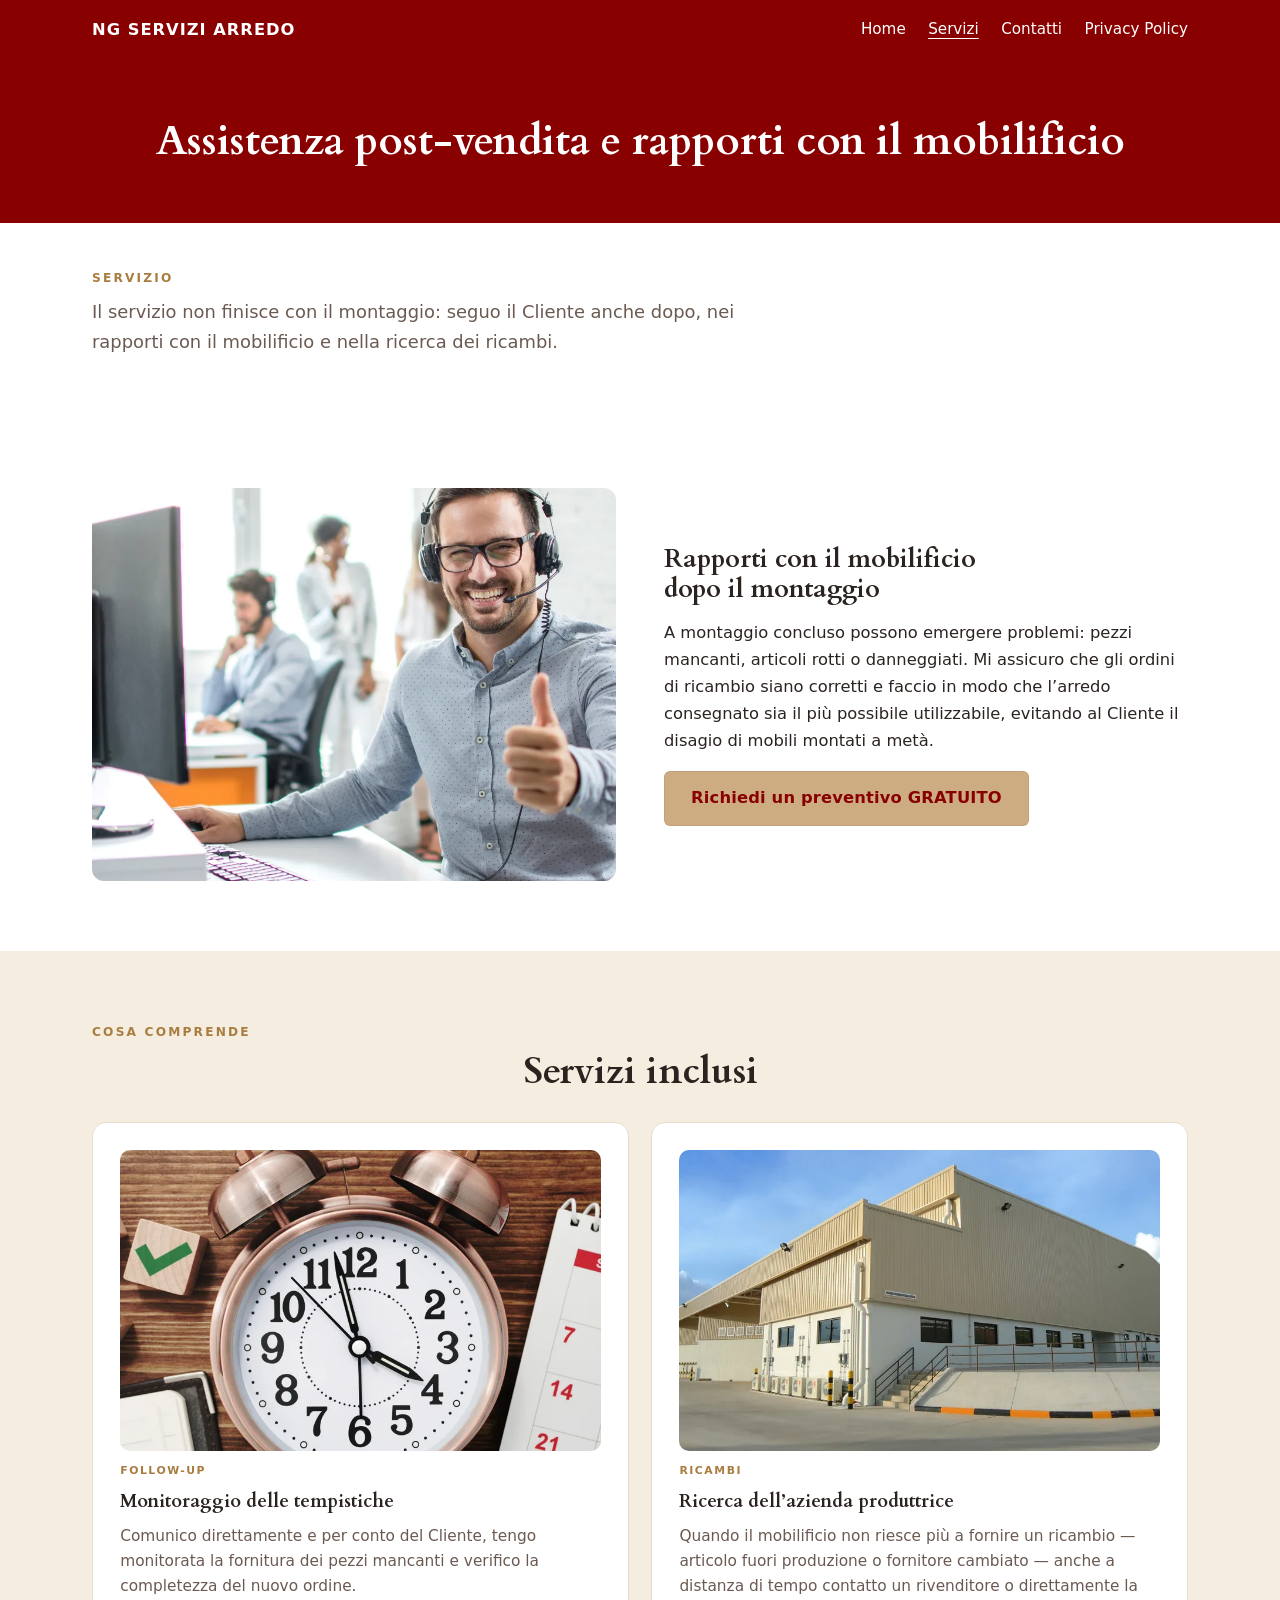
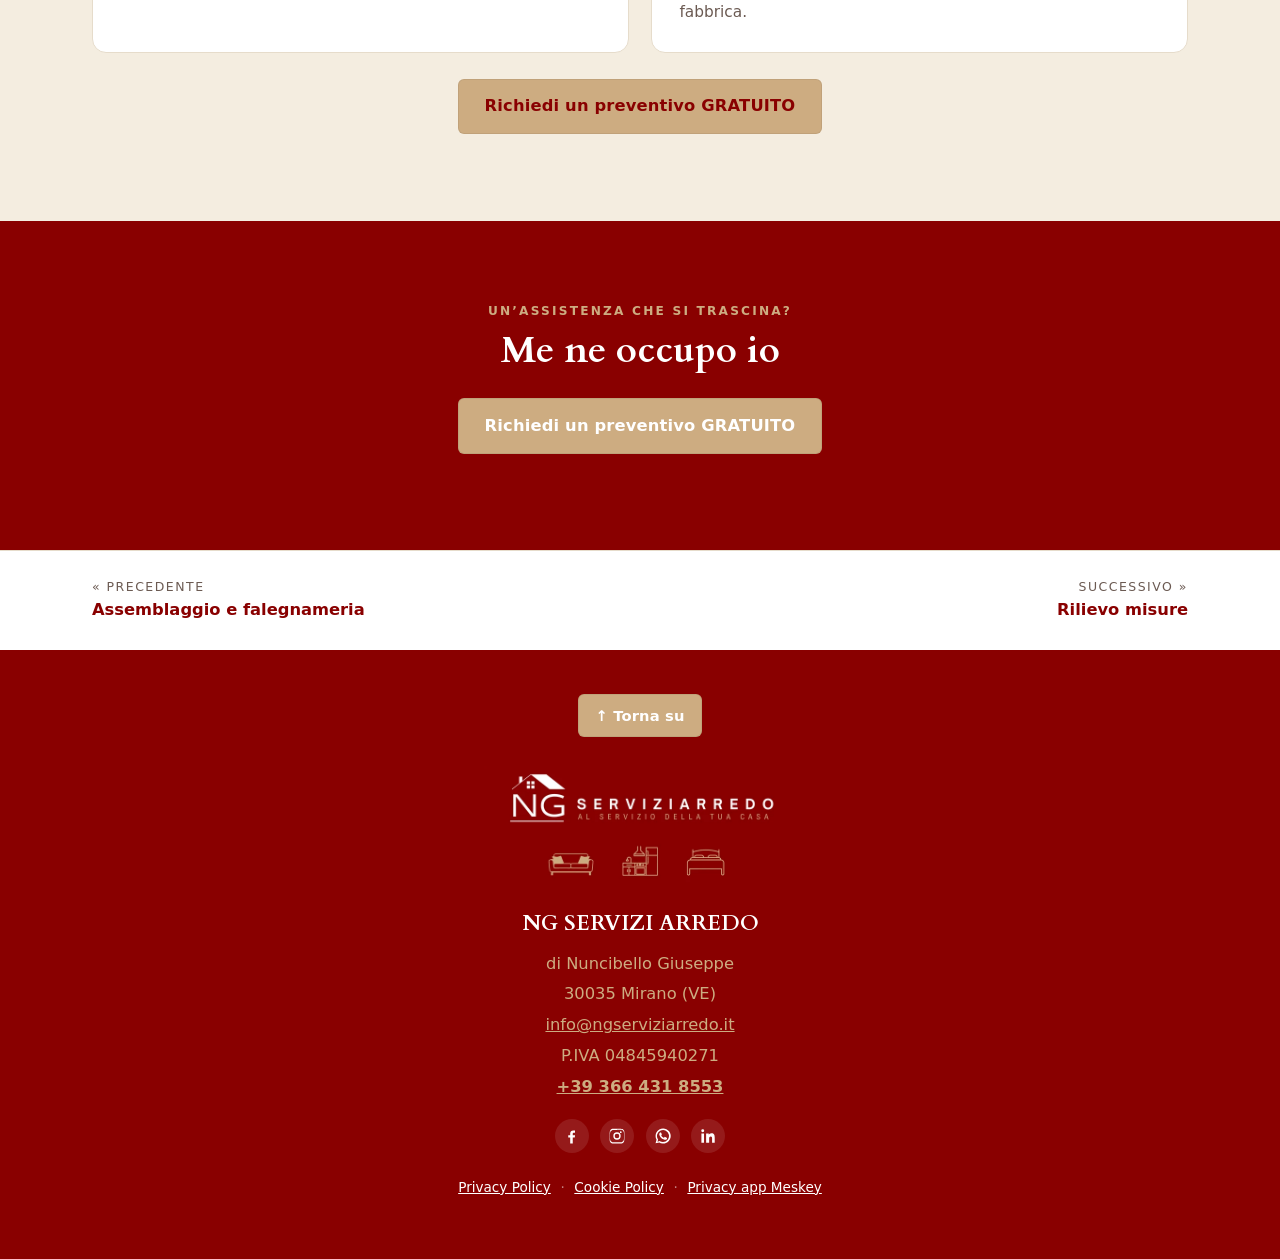
<file: assistenza-post-vendita-e-rapporti-con-il-mobilificio.html>
<!doctype html>
<html lang="it">
<head>
<meta charset="utf-8">
<meta name="viewport" content="width=device-width, initial-scale=1">
<title>Assistenza post-vendita e rapporti con il mobilificio — NG Servizi Arredo</title>
<meta name="description" content="Assistenza post-vendita: gestione dei rapporti con il mobilificio dopo il montaggio, monitoraggio delle tempistiche e ricerca dei ricambi, anche a distanza di tempo.">
<link rel="canonical" href="https://ngserviziarredo.it/assistenza-post-vendita-e-rapporti-con-il-mobilificio.html">
<meta name="robots" content="index,follow">
<meta property="og:type" content="website">
<meta property="og:site_name" content="NG Servizi Arredo">
<meta property="og:title" content="Assistenza post-vendita e rapporti con il mobilificio — NG Servizi Arredo">
<meta property="og:description" content="Assistenza post-vendita: gestione dei rapporti con il mobilificio dopo il montaggio, monitoraggio delle tempistiche e ricerca dei ricambi, anche a distanza di tempo.">
<meta property="og:url" content="https://ngserviziarredo.it/assistenza-post-vendita-e-rapporti-con-il-mobilificio.html">
<meta property="og:image" content="https://ngserviziarredo.it/assets/img/og.png">
<meta name="twitter:card" content="summary_large_image">
<link rel="icon" href="favicon.svg" type="image/svg+xml">
<link rel="icon" href="favicon-32.png" sizes="32x32">
<link rel="apple-touch-icon" href="apple-touch-icon.png">
<link rel="preload" href="assets/fonts/cardo-700.woff2" as="font" type="font/woff2" crossorigin>
<link rel="stylesheet" href="assets/style.css">
</head>
<body>
<a id="top" tabindex="-1"></a>
<header class="site-header">
  <div class="wrap site-header__in">
    <a class="brand" href="index.html" aria-label="NG Servizi Arredo — home">NG&nbsp;SERVIZI&nbsp;ARREDO</a>
    <input type="checkbox" id="navtoggle" class="navtoggle" hidden>
    <label for="navtoggle" class="navbtn" aria-label="Apri il menu"><span></span></label>
    <nav class="mainnav" aria-label="Principale">
      <ul>
        <li><a href="index.html">Home</a></li>
        <li class="has-sub">
          <a href="index.html#servizi" aria-current="page">Servizi</a>
          <ul class="submenu"><li><a href="rilievo-misure.html">Rilievo misure</a></li><li><a href="consulenza-dinterni-e-analisi-del-budget.html">Consulenza d'interni</a></li><li><a href="assistenza-al-montaggio-e-installazione.html">Assistenza al montaggio</a></li><li><a href="assemblaggio-di-piccoli-mobili-e-falegnameria.html">Assemblaggio e falegnameria</a></li><li><a href="assistenza-post-vendita-e-rapporti-con-il-mobilificio.html" aria-current="page">Assistenza post-vendita</a></li></ul>
        </li>
        <li><a href="contatti.html">Contatti</a></li>
        <li><a href="https://www.iubenda.com/privacy-policy/76628430" target="_blank" rel="noopener">Privacy&nbsp;Policy</a></li>
      </ul>
    </nav>
  </div>
</header>
<main id="content">
<section class="page-head"><div class="wrap"><h1>Assistenza post-vendita e rapporti con il mobilificio</h1></div></section>
<section class="band band--sm">
  <div class="wrap">
    <p class="eyebrow">Servizio</p>
    <p class="band__lead">Il servizio non finisce con il montaggio: seguo il Cliente anche dopo, nei rapporti con il mobilificio e nella ricerca dei ricambi.</p>
  </div>
</section>
<section class="band">
  <div class="wrap">
    <div class="split split--intro">
      <div class="split__media"><img src="assets/img/postvendita-intro.webp" alt="" width="1000" loading="lazy" decoding="async"></div>
      <div class="split__text">
        <h2 class="band__title band__title--sm">Rapporti con il mobilificio dopo il montaggio</h2>
        <p>A montaggio concluso possono emergere problemi: pezzi mancanti, articoli rotti o danneggiati. Mi assicuro che gli ordini di ricambio siano corretti e faccio in modo che l&rsquo;arredo consegnato sia il pi&ugrave; possibile utilizzabile, evitando al Cliente il disagio di mobili montati a met&agrave;.</p>
        
        <a class="btn" href="contatti.html">Richiedi un preventivo GRATUITO</a>
      </div>
    </div>
  </div>
</section>
<section class="band band--tint">
  <div class="wrap">
    <p class="eyebrow">Cosa comprende</p>
    <h2 class="band__title band__title--center">Servizi inclusi</h2>
    <div class="grid grid--2 grid--top">
      <article class="card mini">
  <div class="mini__media"><img src="assets/img/postvendita-1.webp" alt="" width="820" loading="lazy" decoding="async"></div>
  <p class="mini__meta"><span class="mini__kicker">follow-up</span></p>
  <h3 class="mini__title">Monitoraggio delle tempistiche</h3>
  <p class="mini__text">Comunico direttamente e per conto del Cliente, tengo monitorata la fornitura dei pezzi mancanti e verifico la completezza del nuovo ordine.</p>
</article>
      <article class="card mini">
  <div class="mini__media"><img src="assets/img/postvendita-2.webp" alt="" width="820" loading="lazy" decoding="async"></div>
  <p class="mini__meta"><span class="mini__kicker">ricambi</span></p>
  <h3 class="mini__title">Ricerca dell&rsquo;azienda produttrice</h3>
  <p class="mini__text">Quando il mobilificio non riesce pi&ugrave; a fornire un ricambio &mdash; articolo fuori produzione o fornitore cambiato &mdash; anche a distanza di tempo contatto un rivenditore o direttamente la fabbrica.</p>
</article>
    </div>
    
    <p class="band__cta"><a class="btn" href="contatti.html">Richiedi un preventivo GRATUITO</a></p>
  </div>
</section>
<section class="band band--red band--lg">
  <div class="wrap">
    <p class="eyebrow">Un&rsquo;assistenza che si trascina?</p>
    <h2 class="band__title band__title--center">Me ne occupo io</h2>
    <p class="band__cta"><a class="btn" href="contatti.html">Richiedi un preventivo GRATUITO</a></p>
  </div>
</section>
<nav class="pager" aria-label="Altri servizi">
  <div class="wrap pager__in">
    <a class="pager__prev" href="assemblaggio-di-piccoli-mobili-e-falegnameria.html"><span>&laquo; Precedente</span><b>Assemblaggio e falegnameria</b></a>
    <a class="pager__next" href="rilievo-misure.html"><span>Successivo &raquo;</span><b>Rilievo misure</b></a>
  </div>
</nav>
</main>
<footer class="site-footer">
  <div class="wrap site-footer__in">
    <p class="site-footer__top"><a class="btn btn--sm" href="#top">&uarr; Torna su</a></p>
    <img class="site-footer__logo" src="assets/img/footer-logo.webp" width="340" alt="NG Servizi Arredo"
         loading="lazy" decoding="async">
    <p class="site-footer__name"><strong>NG SERVIZI ARREDO</strong></p>
    <p class="site-footer__meta">
      di Nuncibello Giuseppe<br>
      30035 Mirano (VE)<br>
      <a href="mailto:info@ngserviziarredo.it">info@ngserviziarredo.it</a><br>
      P.IVA 04845940271<br>
      <strong><a href="tel:+393664318553">+39 366 431 8553</a></strong>
    </p>
    <div class="social social--footer">
  <a href="https://www.facebook.com/profile.php?id=61557172911297" target="_blank" rel="noopener" aria-label="Facebook"><svg viewBox="0 0 24 24" aria-hidden="true" focusable="false"><path d="M13 22v-8h2.7l.4-3H13V9c0-.9.3-1.5 1.6-1.5H16V4.8C15.7 4.8 14.7 4.7 13.6 4.7 11.2 4.7 9.6 6.1 9.6 8.7V11H7v3h2.6v8z"/></svg></a>
  <a href="https://www.instagram.com/ngserviziarredo/" target="_blank" rel="noopener" aria-label="Instagram"><svg viewBox="0 0 24 24" aria-hidden="true" focusable="false"><path d="M12 2.2c3.2 0 3.6 0 4.9.1 1.2.1 1.8.3 2.2.4.6.2 1 .5 1.4.9.4.4.7.8.9 1.4.2.4.4 1 .4 2.2.1 1.3.1 1.7.1 4.9s0 3.6-.1 4.9c-.1 1.2-.3 1.8-.4 2.2-.2.6-.5 1-.9 1.4-.4.4-.8.7-1.4.9-.4.2-1 .4-2.2.4-1.3.1-1.7.1-4.9.1s-3.6 0-4.9-.1c-1.2-.1-1.8-.3-2.2-.4-.6-.2-1-.5-1.4-.9-.4-.4-.7-.8-.9-1.4-.2-.4-.4-1-.4-2.2C2.2 15.6 2.2 15.2 2.2 12s0-3.6.1-4.9c.1-1.2.3-1.8.4-2.2.2-.6.5-1 .9-1.4.4-.4.8-.7 1.4-.9.4-.2 1-.4 2.2-.4C8.4 2.2 8.8 2.2 12 2.2zm0 1.8c-3.1 0-3.5 0-4.7.1-1.1.1-1.7.2-2.1.4-.5.2-.9.4-1.3.8-.4.4-.6.8-.8 1.3-.2.4-.3 1-.4 2.1C2.6 9.5 2.6 9.9 2.6 12s0 2.5.1 3.7c.1 1.1.2 1.7.4 2.1.2.5.4.9.8 1.3.4.4.8.6 1.3.8.4.2 1 .3 2.1.4 1.2.1 1.6.1 4.7.1s3.5 0 4.7-.1c1.1-.1 1.7-.2 2.1-.4.5-.2.9-.4 1.3-.8.4-.4.6-.8.8-1.3.2-.4.3-1 .4-2.1.1-1.2.1-1.6.1-3.7s0-2.5-.1-3.7c-.1-1.1-.2-1.7-.4-2.1-.2-.5-.4-.9-.8-1.3-.4-.4-.8-.6-1.3-.8-.4-.2-1-.3-2.1-.4-1.2-.1-1.6-.1-4.7-.1zm0 3.1a4.9 4.9 0 110 9.8 4.9 4.9 0 010-9.8zm0 8a3.1 3.1 0 100-6.2 3.1 3.1 0 000 6.2zm6.2-8.2a1.15 1.15 0 11-2.3 0 1.15 1.15 0 012.3 0z"/></svg></a>
  <a href="https://wa.me/message/DVNVOHJJVB34A1" target="_blank" rel="noopener" aria-label="WhatsApp"><svg viewBox="0 0 24 24" aria-hidden="true" focusable="false"><path d="M12 2a10 10 0 00-8.6 15l-1.3 4.8 4.9-1.3A10 10 0 1012 2zm0 18a8 8 0 01-4.1-1.1l-.3-.2-2.9.8.8-2.8-.2-.3A8 8 0 1112 20zm4.4-6c-.2-.1-1.4-.7-1.7-.8-.2-.1-.4-.1-.5.1-.2.2-.6.8-.8.9-.1.2-.3.2-.5.1a6.5 6.5 0 01-1.9-1.2 7.3 7.3 0 01-1.3-1.7c-.1-.2 0-.4.1-.5l.4-.4c.1-.2.2-.3.2-.5s0-.4-.1-.5c-.1-.1-.5-1.3-.7-1.8-.2-.4-.4-.4-.5-.4h-.5c-.2 0-.5.1-.7.3-.2.3-.9.9-.9 2.2s.9 2.5 1.1 2.7c.1.2 1.8 2.8 4.4 3.9.6.3 1.1.4 1.5.5.6.2 1.2.2 1.6.1.5-.1 1.4-.6 1.6-1.1.2-.6.2-1 .1-1.1z"/></svg></a>
  <a href="https://www.linkedin.com/company/ngserviziarredo/" target="_blank" rel="noopener" aria-label="LinkedIn"><svg viewBox="0 0 24 24" aria-hidden="true" focusable="false"><path d="M6.94 5A1.94 1.94 0 113 5a1.94 1.94 0 013.94 0zM3.2 8.5h3.5V21H3.2zM9.5 8.5H13v1.7h.05c.5-.9 1.7-1.9 3.5-1.9 3.7 0 4.4 2.4 4.4 5.6V21h-3.5v-5.4c0-1.3 0-3-1.8-3s-2.1 1.4-2.1 2.9V21H9.5z"/></svg></a>
</div>
    <p class="site-footer__legal">
      <a href="https://www.iubenda.com/privacy-policy/76628430" target="_blank" rel="noopener">Privacy Policy</a>
      <span aria-hidden="true">&middot;</span>
      <a href="https://www.iubenda.com/privacy-policy/76628430/cookie-policy" target="_blank" rel="noopener">Cookie Policy</a>
    <span aria-hidden="true">&middot;</span>
    <a href="https://meskeyapp-spec.github.io/meskey-privacy/" target="_blank" rel="noopener">Privacy app Meskey</a>
  </p>
  </div>
</footer>
</body>
</html>
</file>
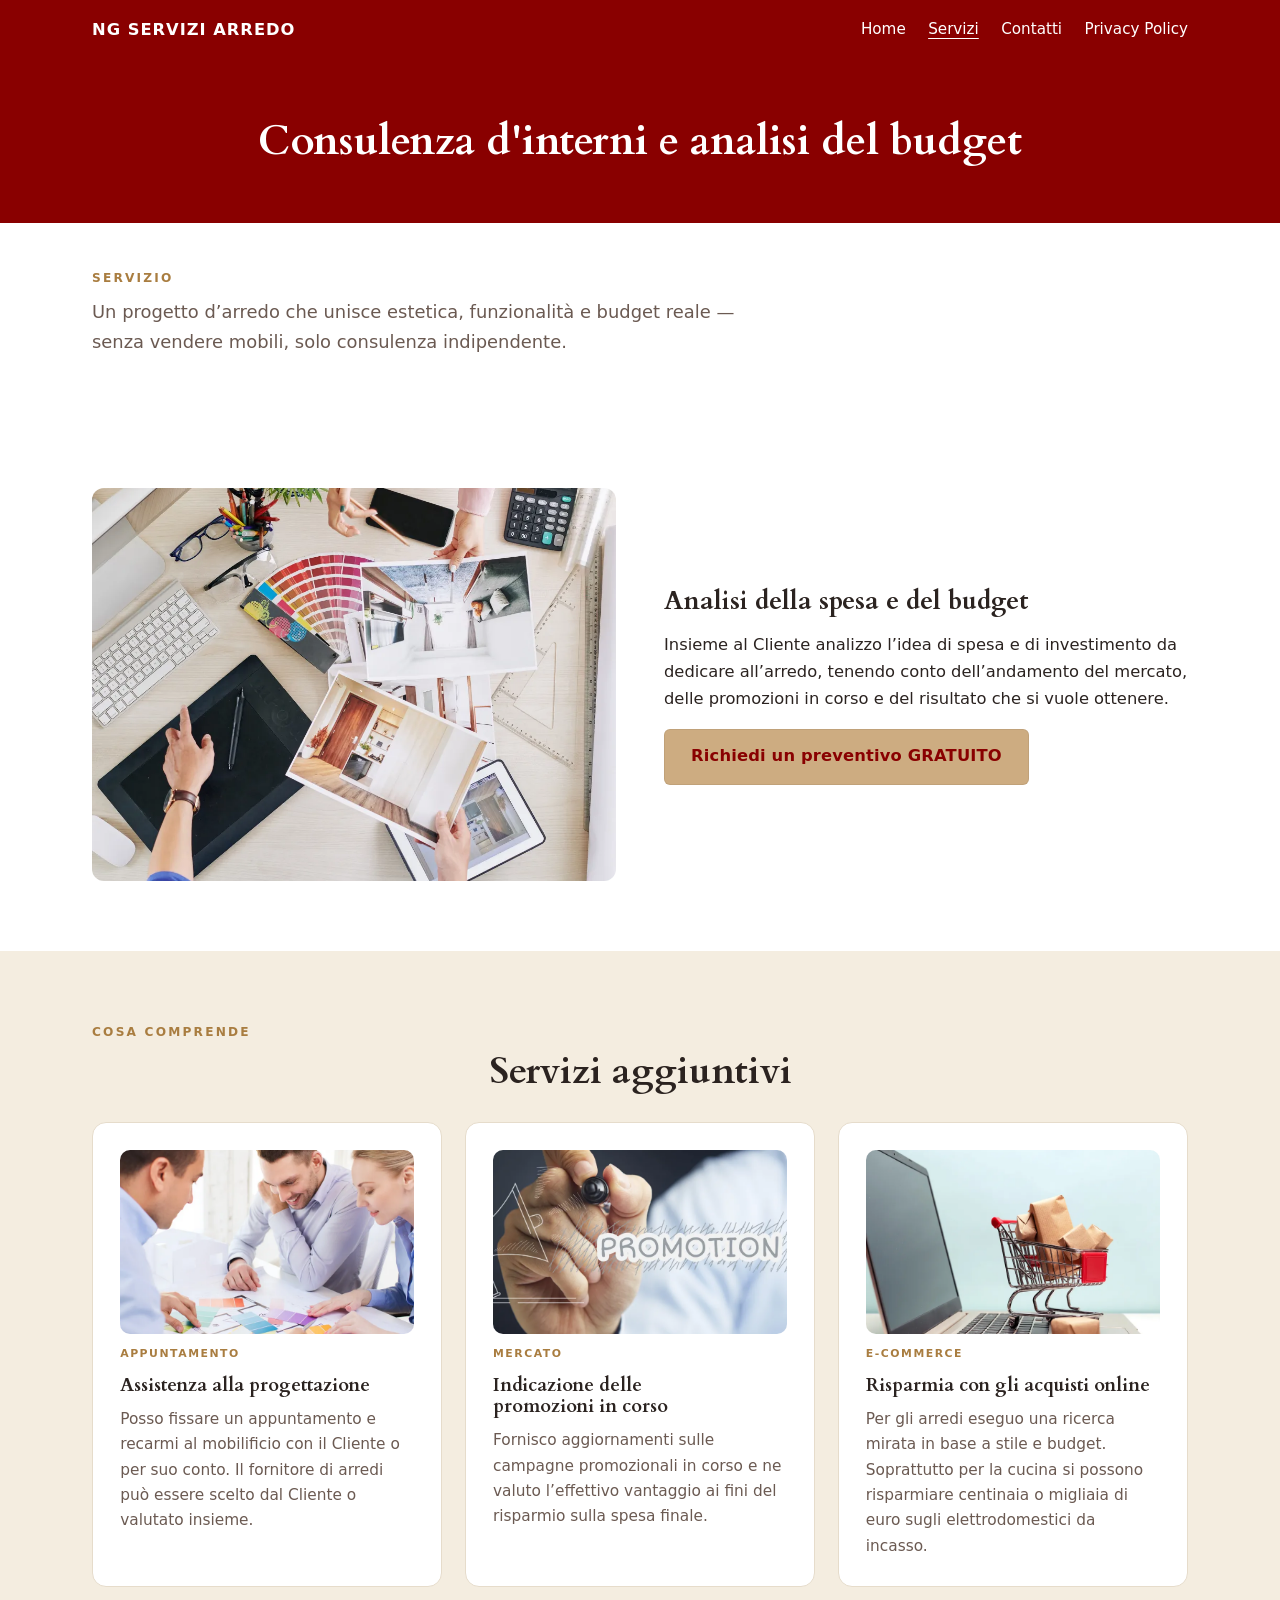
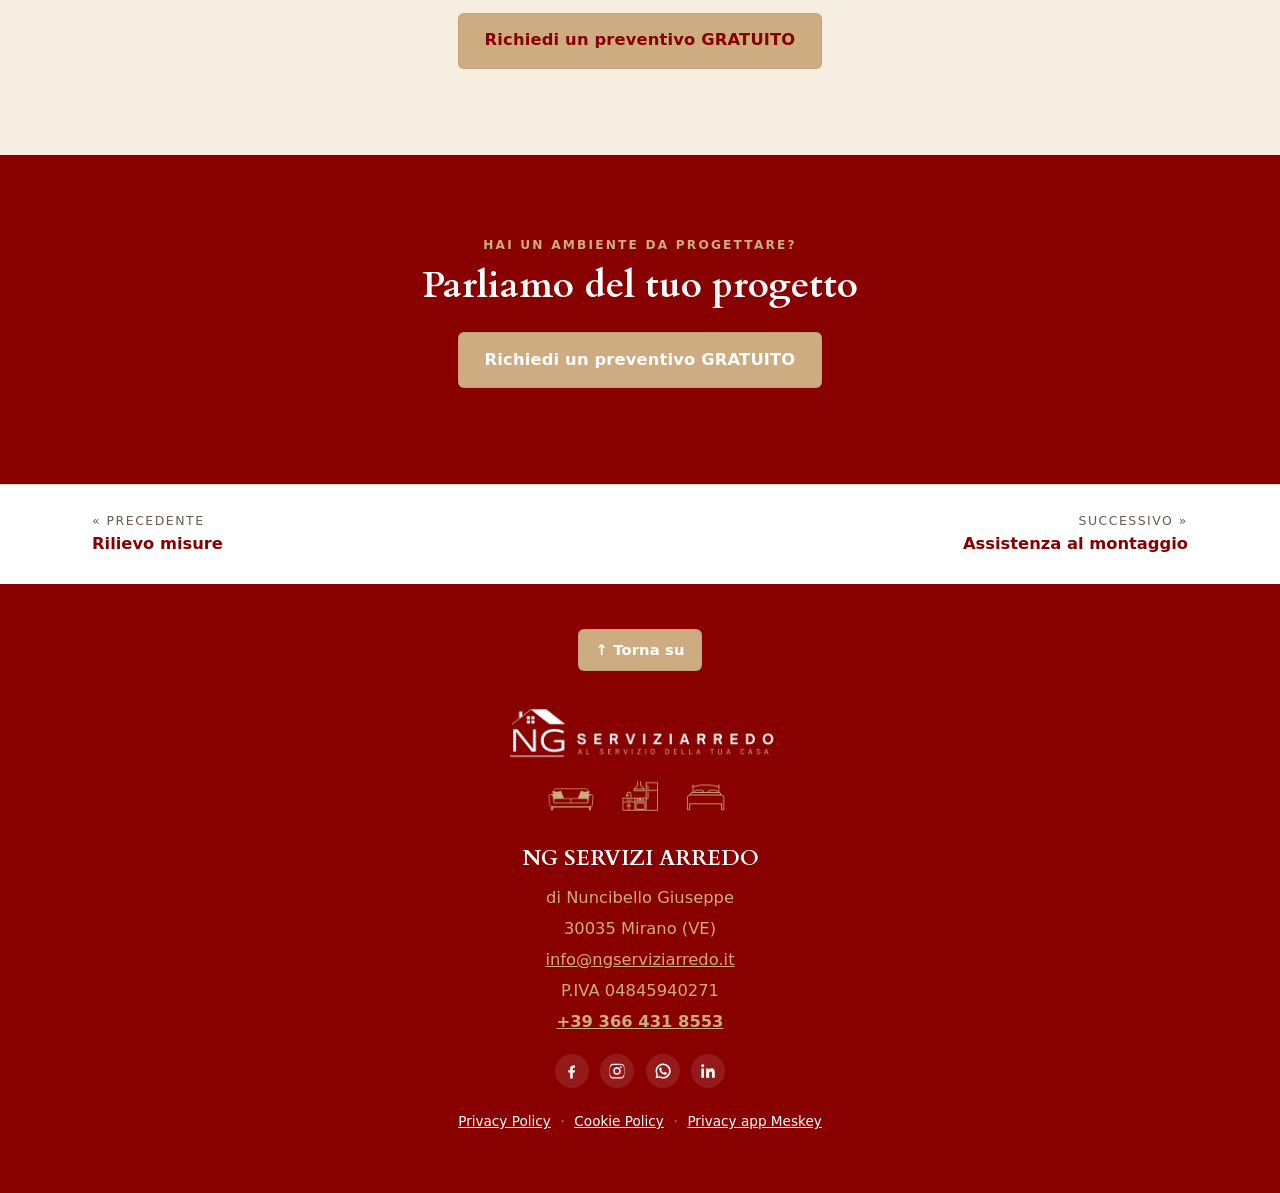
<file: consulenza-dinterni-e-analisi-del-budget.html>
<!doctype html>
<html lang="it">
<head>
<meta charset="utf-8">
<meta name="viewport" content="width=device-width, initial-scale=1">
<title>Consulenza d'interni e analisi del budget — NG Servizi Arredo</title>
<meta name="description" content="Consulenza d'interni indipendente e analisi del budget a Mirano (VE): estetica, funzionalità e spesa reale, senza vendere mobili.">
<link rel="canonical" href="https://ngserviziarredo.it/consulenza-dinterni-e-analisi-del-budget.html">
<meta name="robots" content="index,follow">
<meta property="og:type" content="website">
<meta property="og:site_name" content="NG Servizi Arredo">
<meta property="og:title" content="Consulenza d'interni e analisi del budget — NG Servizi Arredo">
<meta property="og:description" content="Consulenza d'interni indipendente e analisi del budget a Mirano (VE): estetica, funzionalità e spesa reale, senza vendere mobili.">
<meta property="og:url" content="https://ngserviziarredo.it/consulenza-dinterni-e-analisi-del-budget.html">
<meta property="og:image" content="https://ngserviziarredo.it/assets/img/og.png">
<meta name="twitter:card" content="summary_large_image">
<link rel="icon" href="favicon.svg" type="image/svg+xml">
<link rel="icon" href="favicon-32.png" sizes="32x32">
<link rel="apple-touch-icon" href="apple-touch-icon.png">
<link rel="preload" href="assets/fonts/cardo-700.woff2" as="font" type="font/woff2" crossorigin>
<link rel="stylesheet" href="assets/style.css">
</head>
<body>
<a id="top" tabindex="-1"></a>
<header class="site-header">
  <div class="wrap site-header__in">
    <a class="brand" href="index.html" aria-label="NG Servizi Arredo — home">NG&nbsp;SERVIZI&nbsp;ARREDO</a>
    <input type="checkbox" id="navtoggle" class="navtoggle" hidden>
    <label for="navtoggle" class="navbtn" aria-label="Apri il menu"><span></span></label>
    <nav class="mainnav" aria-label="Principale">
      <ul>
        <li><a href="index.html">Home</a></li>
        <li class="has-sub">
          <a href="index.html#servizi" aria-current="page">Servizi</a>
          <ul class="submenu"><li><a href="rilievo-misure.html">Rilievo misure</a></li><li><a href="consulenza-dinterni-e-analisi-del-budget.html" aria-current="page">Consulenza d'interni</a></li><li><a href="assistenza-al-montaggio-e-installazione.html">Assistenza al montaggio</a></li><li><a href="assemblaggio-di-piccoli-mobili-e-falegnameria.html">Assemblaggio e falegnameria</a></li><li><a href="assistenza-post-vendita-e-rapporti-con-il-mobilificio.html">Assistenza post-vendita</a></li></ul>
        </li>
        <li><a href="contatti.html">Contatti</a></li>
        <li><a href="https://www.iubenda.com/privacy-policy/76628430" target="_blank" rel="noopener">Privacy&nbsp;Policy</a></li>
      </ul>
    </nav>
  </div>
</header>
<main id="content">
<section class="page-head"><div class="wrap"><h1>Consulenza d'interni e analisi del budget</h1></div></section>
<section class="band band--sm">
  <div class="wrap">
    <p class="eyebrow">Servizio</p>
    <p class="band__lead">Un progetto d&rsquo;arredo che unisce estetica, funzionalit&agrave; e budget reale &mdash; senza vendere mobili, solo consulenza indipendente.</p>
  </div>
</section>
<section class="band">
  <div class="wrap">
    <div class="split split--intro">
      <div class="split__media"><img src="assets/img/consulenza-intro.webp" alt="" width="1000" loading="lazy" decoding="async"></div>
      <div class="split__text">
        <h2 class="band__title band__title--sm">Analisi della spesa e del budget</h2>
        <p>Insieme al Cliente analizzo l&rsquo;idea di spesa e di investimento da dedicare all&rsquo;arredo, tenendo conto dell&rsquo;andamento del mercato, delle promozioni in corso e del risultato che si vuole ottenere.</p>
        
        <a class="btn" href="contatti.html">Richiedi un preventivo GRATUITO</a>
      </div>
    </div>
  </div>
</section>
<section class="band band--tint">
  <div class="wrap">
    <p class="eyebrow">Cosa comprende</p>
    <h2 class="band__title band__title--center">Servizi aggiuntivi</h2>
    <div class="grid grid--3 grid--top">
      <article class="card mini">
  <div class="mini__media"><img src="assets/img/consulenza-1.webp" alt="" width="820" loading="lazy" decoding="async"></div>
  <p class="mini__meta"><span class="mini__kicker">appuntamento</span></p>
  <h3 class="mini__title">Assistenza alla progettazione</h3>
  <p class="mini__text">Posso fissare un appuntamento e recarmi al mobilificio con il Cliente o per suo conto. Il fornitore di arredi pu&ograve; essere scelto dal Cliente o valutato insieme.</p>
</article>
      <article class="card mini">
  <div class="mini__media"><img src="assets/img/consulenza-2.webp" alt="" width="820" loading="lazy" decoding="async"></div>
  <p class="mini__meta"><span class="mini__kicker">mercato</span></p>
  <h3 class="mini__title">Indicazione delle promozioni in corso</h3>
  <p class="mini__text">Fornisco aggiornamenti sulle campagne promozionali in corso e ne valuto l&rsquo;effettivo vantaggio ai fini del risparmio sulla spesa finale.</p>
</article>
      <article class="card mini">
  <div class="mini__media"><img src="assets/img/consulenza-3.webp" alt="" width="820" loading="lazy" decoding="async"></div>
  <p class="mini__meta"><span class="mini__kicker">e-commerce</span></p>
  <h3 class="mini__title">Risparmia con gli acquisti online</h3>
  <p class="mini__text">Per gli arredi eseguo una ricerca mirata in base a stile e budget. Soprattutto per la cucina si possono risparmiare centinaia o migliaia di euro sugli elettrodomestici da incasso.</p>
</article>
    </div>
    
    <p class="band__cta"><a class="btn" href="contatti.html">Richiedi un preventivo GRATUITO</a></p>
  </div>
</section>
<section class="band band--red band--lg">
  <div class="wrap">
    <p class="eyebrow">Hai un ambiente da progettare?</p>
    <h2 class="band__title band__title--center">Parliamo del tuo progetto</h2>
    <p class="band__cta"><a class="btn" href="contatti.html">Richiedi un preventivo GRATUITO</a></p>
  </div>
</section>
<nav class="pager" aria-label="Altri servizi">
  <div class="wrap pager__in">
    <a class="pager__prev" href="rilievo-misure.html"><span>&laquo; Precedente</span><b>Rilievo misure</b></a>
    <a class="pager__next" href="assistenza-al-montaggio-e-installazione.html"><span>Successivo &raquo;</span><b>Assistenza al montaggio</b></a>
  </div>
</nav>
</main>
<footer class="site-footer">
  <div class="wrap site-footer__in">
    <p class="site-footer__top"><a class="btn btn--sm" href="#top">&uarr; Torna su</a></p>
    <img class="site-footer__logo" src="assets/img/footer-logo.webp" width="340" alt="NG Servizi Arredo"
         loading="lazy" decoding="async">
    <p class="site-footer__name"><strong>NG SERVIZI ARREDO</strong></p>
    <p class="site-footer__meta">
      di Nuncibello Giuseppe<br>
      30035 Mirano (VE)<br>
      <a href="mailto:info@ngserviziarredo.it">info@ngserviziarredo.it</a><br>
      P.IVA 04845940271<br>
      <strong><a href="tel:+393664318553">+39 366 431 8553</a></strong>
    </p>
    <div class="social social--footer">
  <a href="https://www.facebook.com/profile.php?id=61557172911297" target="_blank" rel="noopener" aria-label="Facebook"><svg viewBox="0 0 24 24" aria-hidden="true" focusable="false"><path d="M13 22v-8h2.7l.4-3H13V9c0-.9.3-1.5 1.6-1.5H16V4.8C15.7 4.8 14.7 4.7 13.6 4.7 11.2 4.7 9.6 6.1 9.6 8.7V11H7v3h2.6v8z"/></svg></a>
  <a href="https://www.instagram.com/ngserviziarredo/" target="_blank" rel="noopener" aria-label="Instagram"><svg viewBox="0 0 24 24" aria-hidden="true" focusable="false"><path d="M12 2.2c3.2 0 3.6 0 4.9.1 1.2.1 1.8.3 2.2.4.6.2 1 .5 1.4.9.4.4.7.8.9 1.4.2.4.4 1 .4 2.2.1 1.3.1 1.7.1 4.9s0 3.6-.1 4.9c-.1 1.2-.3 1.8-.4 2.2-.2.6-.5 1-.9 1.4-.4.4-.8.7-1.4.9-.4.2-1 .4-2.2.4-1.3.1-1.7.1-4.9.1s-3.6 0-4.9-.1c-1.2-.1-1.8-.3-2.2-.4-.6-.2-1-.5-1.4-.9-.4-.4-.7-.8-.9-1.4-.2-.4-.4-1-.4-2.2C2.2 15.6 2.2 15.2 2.2 12s0-3.6.1-4.9c.1-1.2.3-1.8.4-2.2.2-.6.5-1 .9-1.4.4-.4.8-.7 1.4-.9.4-.2 1-.4 2.2-.4C8.4 2.2 8.8 2.2 12 2.2zm0 1.8c-3.1 0-3.5 0-4.7.1-1.1.1-1.7.2-2.1.4-.5.2-.9.4-1.3.8-.4.4-.6.8-.8 1.3-.2.4-.3 1-.4 2.1C2.6 9.5 2.6 9.9 2.6 12s0 2.5.1 3.7c.1 1.1.2 1.7.4 2.1.2.5.4.9.8 1.3.4.4.8.6 1.3.8.4.2 1 .3 2.1.4 1.2.1 1.6.1 4.7.1s3.5 0 4.7-.1c1.1-.1 1.7-.2 2.1-.4.5-.2.9-.4 1.3-.8.4-.4.6-.8.8-1.3.2-.4.3-1 .4-2.1.1-1.2.1-1.6.1-3.7s0-2.5-.1-3.7c-.1-1.1-.2-1.7-.4-2.1-.2-.5-.4-.9-.8-1.3-.4-.4-.8-.6-1.3-.8-.4-.2-1-.3-2.1-.4-1.2-.1-1.6-.1-4.7-.1zm0 3.1a4.9 4.9 0 110 9.8 4.9 4.9 0 010-9.8zm0 8a3.1 3.1 0 100-6.2 3.1 3.1 0 000 6.2zm6.2-8.2a1.15 1.15 0 11-2.3 0 1.15 1.15 0 012.3 0z"/></svg></a>
  <a href="https://wa.me/message/DVNVOHJJVB34A1" target="_blank" rel="noopener" aria-label="WhatsApp"><svg viewBox="0 0 24 24" aria-hidden="true" focusable="false"><path d="M12 2a10 10 0 00-8.6 15l-1.3 4.8 4.9-1.3A10 10 0 1012 2zm0 18a8 8 0 01-4.1-1.1l-.3-.2-2.9.8.8-2.8-.2-.3A8 8 0 1112 20zm4.4-6c-.2-.1-1.4-.7-1.7-.8-.2-.1-.4-.1-.5.1-.2.2-.6.8-.8.9-.1.2-.3.2-.5.1a6.5 6.5 0 01-1.9-1.2 7.3 7.3 0 01-1.3-1.7c-.1-.2 0-.4.1-.5l.4-.4c.1-.2.2-.3.2-.5s0-.4-.1-.5c-.1-.1-.5-1.3-.7-1.8-.2-.4-.4-.4-.5-.4h-.5c-.2 0-.5.1-.7.3-.2.3-.9.9-.9 2.2s.9 2.5 1.1 2.7c.1.2 1.8 2.8 4.4 3.9.6.3 1.1.4 1.5.5.6.2 1.2.2 1.6.1.5-.1 1.4-.6 1.6-1.1.2-.6.2-1 .1-1.1z"/></svg></a>
  <a href="https://www.linkedin.com/company/ngserviziarredo/" target="_blank" rel="noopener" aria-label="LinkedIn"><svg viewBox="0 0 24 24" aria-hidden="true" focusable="false"><path d="M6.94 5A1.94 1.94 0 113 5a1.94 1.94 0 013.94 0zM3.2 8.5h3.5V21H3.2zM9.5 8.5H13v1.7h.05c.5-.9 1.7-1.9 3.5-1.9 3.7 0 4.4 2.4 4.4 5.6V21h-3.5v-5.4c0-1.3 0-3-1.8-3s-2.1 1.4-2.1 2.9V21H9.5z"/></svg></a>
</div>
    <p class="site-footer__legal">
      <a href="https://www.iubenda.com/privacy-policy/76628430" target="_blank" rel="noopener">Privacy Policy</a>
      <span aria-hidden="true">&middot;</span>
      <a href="https://www.iubenda.com/privacy-policy/76628430/cookie-policy" target="_blank" rel="noopener">Cookie Policy</a>
    <span aria-hidden="true">&middot;</span>
    <a href="https://meskeyapp-spec.github.io/meskey-privacy/" target="_blank" rel="noopener">Privacy app Meskey</a>
  </p>
  </div>
</footer>
</body>
</html>
</file>
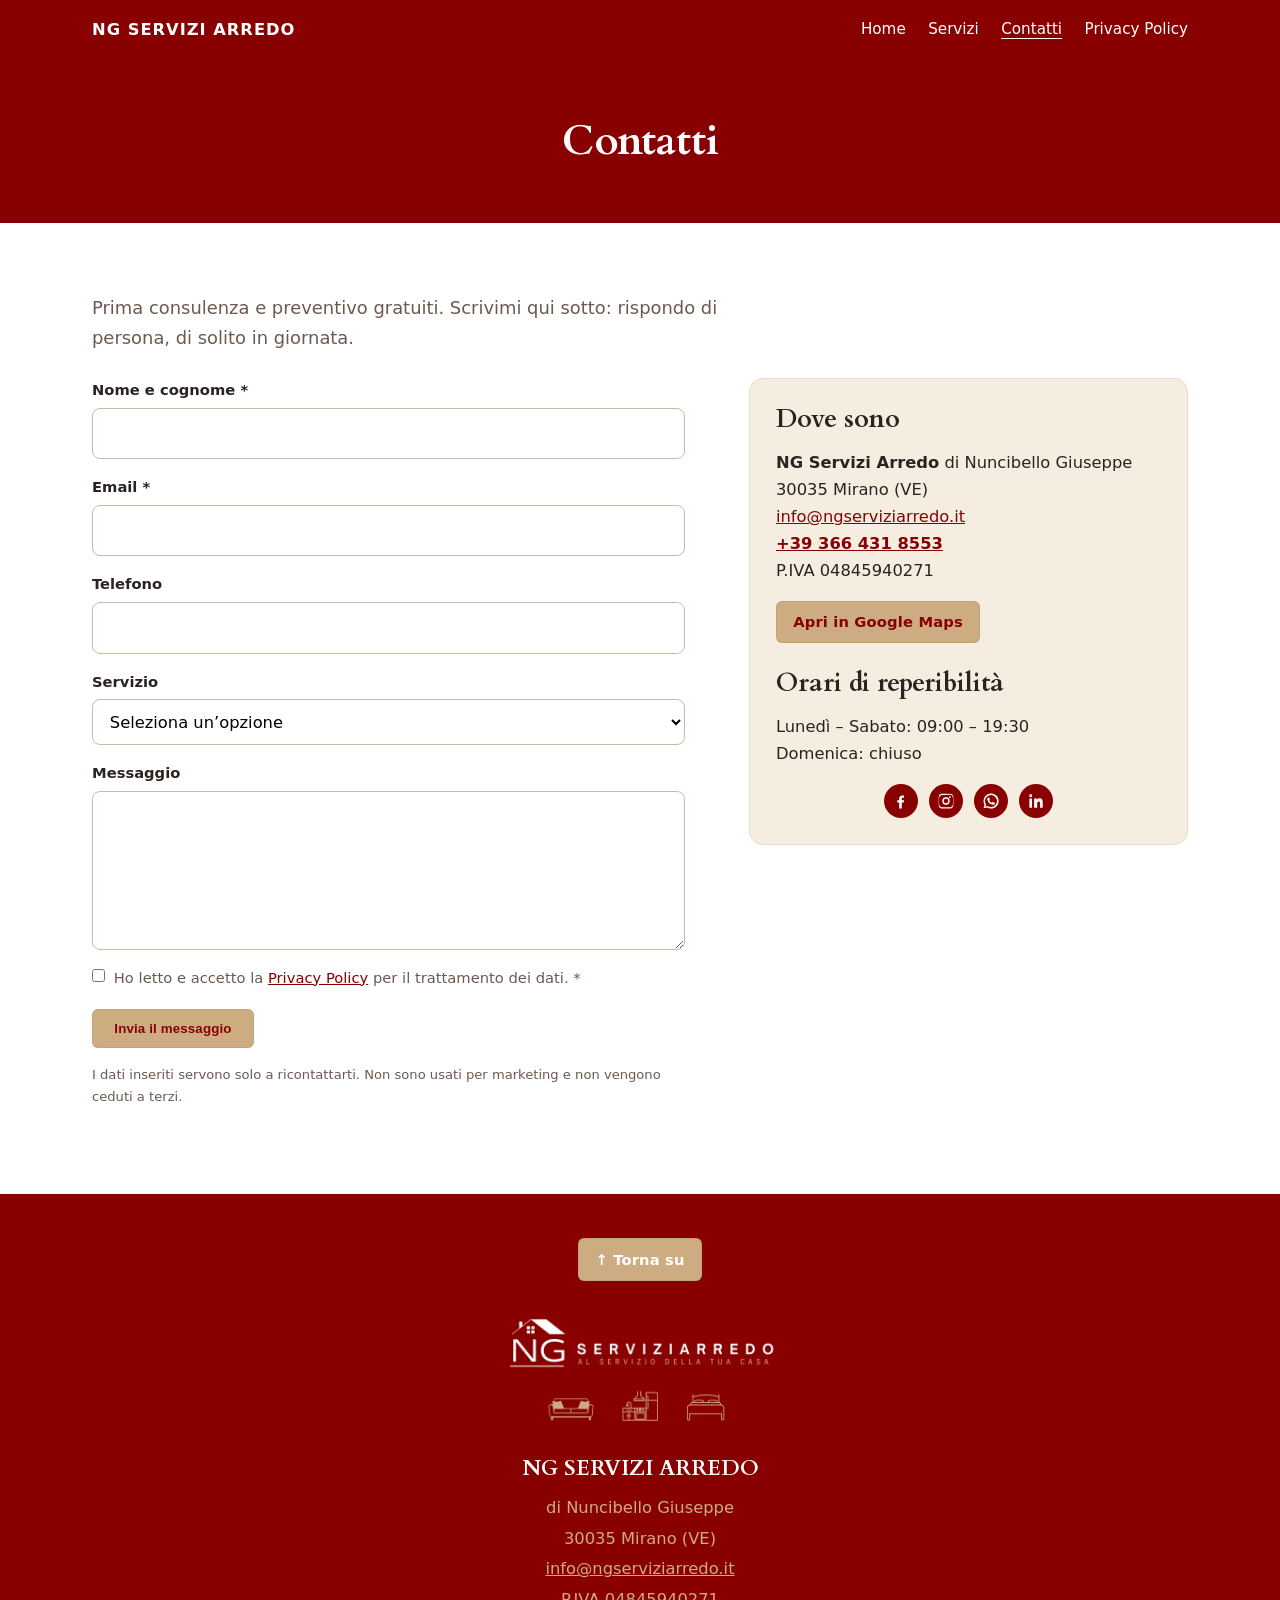
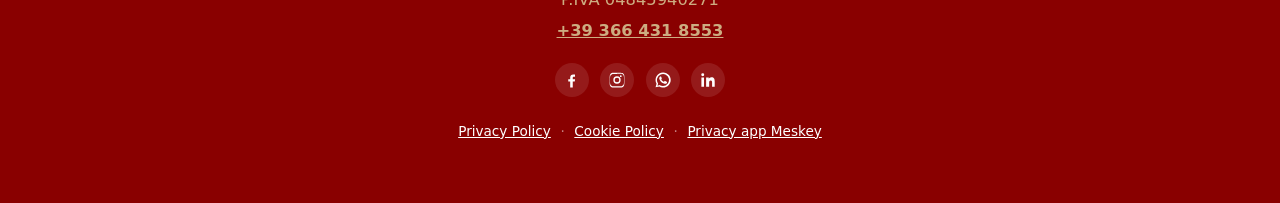
<file: contatti.html>
<!doctype html>
<html lang="it">
<head>
<meta charset="utf-8">
<meta name="viewport" content="width=device-width, initial-scale=1">
<title>Contatti — NG Servizi Arredo</title>
<meta name="description" content="Contatta NG Servizi Arredo a Mirano (VE): modulo, email info@ngserviziarredo.it, telefono +39 366 431 8553. Prima consulenza e preventivo gratuiti.">
<link rel="canonical" href="https://ngserviziarredo.it/contatti.html">
<meta name="robots" content="index,follow">
<meta property="og:type" content="website">
<meta property="og:site_name" content="NG Servizi Arredo">
<meta property="og:title" content="Contatti — NG Servizi Arredo">
<meta property="og:description" content="Contatta NG Servizi Arredo a Mirano (VE): modulo, email info@ngserviziarredo.it, telefono +39 366 431 8553. Prima consulenza e preventivo gratuiti.">
<meta property="og:url" content="https://ngserviziarredo.it/contatti.html">
<meta property="og:image" content="https://ngserviziarredo.it/assets/img/og.png">
<meta name="twitter:card" content="summary_large_image">
<link rel="icon" href="favicon.svg" type="image/svg+xml">
<link rel="icon" href="favicon-32.png" sizes="32x32">
<link rel="apple-touch-icon" href="apple-touch-icon.png">
<link rel="preload" href="assets/fonts/cardo-700.woff2" as="font" type="font/woff2" crossorigin>
<link rel="stylesheet" href="assets/style.css">
</head>
<body>
<a id="top" tabindex="-1"></a>
<header class="site-header">
  <div class="wrap site-header__in">
    <a class="brand" href="index.html" aria-label="NG Servizi Arredo — home">NG&nbsp;SERVIZI&nbsp;ARREDO</a>
    <input type="checkbox" id="navtoggle" class="navtoggle" hidden>
    <label for="navtoggle" class="navbtn" aria-label="Apri il menu"><span></span></label>
    <nav class="mainnav" aria-label="Principale">
      <ul>
        <li><a href="index.html">Home</a></li>
        <li class="has-sub">
          <a href="index.html#servizi">Servizi</a>
          <ul class="submenu"><li><a href="rilievo-misure.html">Rilievo misure</a></li><li><a href="consulenza-dinterni-e-analisi-del-budget.html">Consulenza d'interni</a></li><li><a href="assistenza-al-montaggio-e-installazione.html">Assistenza al montaggio</a></li><li><a href="assemblaggio-di-piccoli-mobili-e-falegnameria.html">Assemblaggio e falegnameria</a></li><li><a href="assistenza-post-vendita-e-rapporti-con-il-mobilificio.html">Assistenza post-vendita</a></li></ul>
        </li>
        <li><a href="contatti.html" aria-current="page">Contatti</a></li>
        <li><a href="https://www.iubenda.com/privacy-policy/76628430" target="_blank" rel="noopener">Privacy&nbsp;Policy</a></li>
      </ul>
    </nav>
  </div>
</header>
<main id="content">
<section class="page-head"><div class="wrap"><h1>Contatti</h1></div></section>
<section class="band">
  <div class="wrap">
    <p class="band__lead">Prima consulenza e preventivo gratuiti. Scrivimi qui sotto: rispondo di persona, di solito in giornata.</p>
    <div class="contact-grid">
      <form class="cform" action="https://api.web3forms.com/submit" method="POST">
      <input type="hidden" name="access_key" value="da534d7f-7f25-4a11-9d2d-6105289e86ba">
      <input type="hidden" name="subject" value="Nuovo messaggio dal sito ngserviziarredo.it">
      <input type="hidden" name="from_name" value="Sito NG Servizi Arredo">
      <input type="hidden" name="redirect" value="https://ngserviziarredo.it/grazie.html">
      <input type="checkbox" name="botcheck" class="cform__hp" tabindex="-1" autocomplete="off" aria-hidden="true">

      <p class="cform__row">
        <label for="f-nome">Nome e cognome <span aria-hidden="true">*</span></label>
        <input id="f-nome" type="text" name="nome" required autocomplete="name">
      </p>
      <p class="cform__row">
        <label for="f-email">Email <span aria-hidden="true">*</span></label>
        <input id="f-email" type="email" name="email" required autocomplete="email">
      </p>
      <p class="cform__row">
        <label for="f-tel">Telefono</label>
        <input id="f-tel" type="tel" name="telefono" autocomplete="tel">
      </p>
      <p class="cform__row">
        <label for="f-serv">Servizio</label>
        <select id="f-serv" name="servizio">
          <option value="">Seleziona un&rsquo;opzione</option>
          <option>Rilievo misure e verifica del progetto</option>
          <option>Consulenza d'interni e analisi del budget</option>
          <option>Assistenza al montaggio e installazione</option>
          <option>Assemblaggio di piccoli mobili e falegnameria</option>
          <option>Assistenza post-vendita</option>
          <option>Altro</option>
        </select>
      </p>
      <p class="cform__row">
        <label for="f-msg">Messaggio</label>
        <textarea id="f-msg" name="messaggio" rows="5"></textarea>
      </p>
      <p class="cform__consent">
        <label><input type="checkbox" name="consenso" required>
        <span>Ho letto e accetto la <a href="https://www.iubenda.com/privacy-policy/76628430" target="_blank" rel="noopener">Privacy&nbsp;Policy</a> per il trattamento dei dati.&nbsp;<span aria-hidden="true">*</span></span></label>
      </p>
      <button class="btn" type="submit">Invia il messaggio</button>
      <p class="cform__status" role="status" aria-live="polite" hidden></p>
      <p class="cform__note">I dati inseriti servono solo a ricontattarti. Non sono usati per marketing e non vengono ceduti a terzi.</p>
    </form>
      <div class="cinfo">
      <h2 class="band__title band__title--sm">Dove sono</h2>
      <p>
        <strong>NG Servizi Arredo</strong> di Nuncibello Giuseppe<br>
        30035 Mirano (VE)<br>
        <a href="mailto:info@ngserviziarredo.it">info@ngserviziarredo.it</a><br>
        <strong><a href="tel:+393664318553">+39 366 431 8553</a></strong><br>
        P.IVA 04845940271
      </p>
      <p><a class="btn btn--sm" href="https://www.google.com/maps/search/?api=1&query=45.49332809448242,12.109376907348633" target="_blank" rel="noopener">Apri in Google Maps</a></p>
      <h2 class="band__title band__title--sm">Orari di reperibilit&agrave;</h2>
      <p>Luned&igrave; &ndash; Sabato: 09:00 &ndash; 19:30<br>Domenica: chiuso</p>
      <div class="social social--dark">
  <a href="https://www.facebook.com/profile.php?id=61557172911297" target="_blank" rel="noopener" aria-label="Facebook"><svg viewBox="0 0 24 24" aria-hidden="true" focusable="false"><path d="M13 22v-8h2.7l.4-3H13V9c0-.9.3-1.5 1.6-1.5H16V4.8C15.7 4.8 14.7 4.7 13.6 4.7 11.2 4.7 9.6 6.1 9.6 8.7V11H7v3h2.6v8z"/></svg></a>
  <a href="https://www.instagram.com/ngserviziarredo/" target="_blank" rel="noopener" aria-label="Instagram"><svg viewBox="0 0 24 24" aria-hidden="true" focusable="false"><path d="M12 2.2c3.2 0 3.6 0 4.9.1 1.2.1 1.8.3 2.2.4.6.2 1 .5 1.4.9.4.4.7.8.9 1.4.2.4.4 1 .4 2.2.1 1.3.1 1.7.1 4.9s0 3.6-.1 4.9c-.1 1.2-.3 1.8-.4 2.2-.2.6-.5 1-.9 1.4-.4.4-.8.7-1.4.9-.4.2-1 .4-2.2.4-1.3.1-1.7.1-4.9.1s-3.6 0-4.9-.1c-1.2-.1-1.8-.3-2.2-.4-.6-.2-1-.5-1.4-.9-.4-.4-.7-.8-.9-1.4-.2-.4-.4-1-.4-2.2C2.2 15.6 2.2 15.2 2.2 12s0-3.6.1-4.9c.1-1.2.3-1.8.4-2.2.2-.6.5-1 .9-1.4.4-.4.8-.7 1.4-.9.4-.2 1-.4 2.2-.4C8.4 2.2 8.8 2.2 12 2.2zm0 1.8c-3.1 0-3.5 0-4.7.1-1.1.1-1.7.2-2.1.4-.5.2-.9.4-1.3.8-.4.4-.6.8-.8 1.3-.2.4-.3 1-.4 2.1C2.6 9.5 2.6 9.9 2.6 12s0 2.5.1 3.7c.1 1.1.2 1.7.4 2.1.2.5.4.9.8 1.3.4.4.8.6 1.3.8.4.2 1 .3 2.1.4 1.2.1 1.6.1 4.7.1s3.5 0 4.7-.1c1.1-.1 1.7-.2 2.1-.4.5-.2.9-.4 1.3-.8.4-.4.6-.8.8-1.3.2-.4.3-1 .4-2.1.1-1.2.1-1.6.1-3.7s0-2.5-.1-3.7c-.1-1.1-.2-1.7-.4-2.1-.2-.5-.4-.9-.8-1.3-.4-.4-.8-.6-1.3-.8-.4-.2-1-.3-2.1-.4-1.2-.1-1.6-.1-4.7-.1zm0 3.1a4.9 4.9 0 110 9.8 4.9 4.9 0 010-9.8zm0 8a3.1 3.1 0 100-6.2 3.1 3.1 0 000 6.2zm6.2-8.2a1.15 1.15 0 11-2.3 0 1.15 1.15 0 012.3 0z"/></svg></a>
  <a href="https://wa.me/message/DVNVOHJJVB34A1" target="_blank" rel="noopener" aria-label="WhatsApp"><svg viewBox="0 0 24 24" aria-hidden="true" focusable="false"><path d="M12 2a10 10 0 00-8.6 15l-1.3 4.8 4.9-1.3A10 10 0 1012 2zm0 18a8 8 0 01-4.1-1.1l-.3-.2-2.9.8.8-2.8-.2-.3A8 8 0 1112 20zm4.4-6c-.2-.1-1.4-.7-1.7-.8-.2-.1-.4-.1-.5.1-.2.2-.6.8-.8.9-.1.2-.3.2-.5.1a6.5 6.5 0 01-1.9-1.2 7.3 7.3 0 01-1.3-1.7c-.1-.2 0-.4.1-.5l.4-.4c.1-.2.2-.3.2-.5s0-.4-.1-.5c-.1-.1-.5-1.3-.7-1.8-.2-.4-.4-.4-.5-.4h-.5c-.2 0-.5.1-.7.3-.2.3-.9.9-.9 2.2s.9 2.5 1.1 2.7c.1.2 1.8 2.8 4.4 3.9.6.3 1.1.4 1.5.5.6.2 1.2.2 1.6.1.5-.1 1.4-.6 1.6-1.1.2-.6.2-1 .1-1.1z"/></svg></a>
  <a href="https://www.linkedin.com/company/ngserviziarredo/" target="_blank" rel="noopener" aria-label="LinkedIn"><svg viewBox="0 0 24 24" aria-hidden="true" focusable="false"><path d="M6.94 5A1.94 1.94 0 113 5a1.94 1.94 0 013.94 0zM3.2 8.5h3.5V21H3.2zM9.5 8.5H13v1.7h.05c.5-.9 1.7-1.9 3.5-1.9 3.7 0 4.4 2.4 4.4 5.6V21h-3.5v-5.4c0-1.3 0-3-1.8-3s-2.1 1.4-2.1 2.9V21H9.5z"/></svg></a>
</div>
    </div>
    </div>
  </div>
</section>
<script>
(function () {
  var f = document.querySelector('.cform');
  if (!f) return;
  var s = f.querySelector('.cform__status');
  f.addEventListener('submit', function (e) {
    e.preventDefault();
    var btn = f.querySelector('button[type=submit]');
    btn.disabled = true;
    s.hidden = false; s.textContent = 'Invio in corso…'; s.className = 'cform__status';
    fetch(f.action, { method: 'POST', body: new FormData(f), headers: { Accept: 'application/json' } })
      .then(function (r) { return r.json(); })
      .then(function (d) {
        if (d.success) {
          f.reset();
          s.textContent = 'Messaggio inviato. Ti ricontatto al più presto.';
          s.className = 'cform__status is-ok';
        } else { throw new Error(d.message || 'errore'); }
      })
      .catch(function () {
        s.textContent = 'Invio non riuscito. Riprova o scrivimi a info@ngserviziarredo.it.';
        s.className = 'cform__status is-err';
      })
      .finally(function () { btn.disabled = false; });
  });
})();
</script>
</main>
<footer class="site-footer">
  <div class="wrap site-footer__in">
    <p class="site-footer__top"><a class="btn btn--sm" href="#top">&uarr; Torna su</a></p>
    <img class="site-footer__logo" src="assets/img/footer-logo.webp" width="340" alt="NG Servizi Arredo"
         loading="lazy" decoding="async">
    <p class="site-footer__name"><strong>NG SERVIZI ARREDO</strong></p>
    <p class="site-footer__meta">
      di Nuncibello Giuseppe<br>
      30035 Mirano (VE)<br>
      <a href="mailto:info@ngserviziarredo.it">info@ngserviziarredo.it</a><br>
      P.IVA 04845940271<br>
      <strong><a href="tel:+393664318553">+39 366 431 8553</a></strong>
    </p>
    <div class="social social--footer">
  <a href="https://www.facebook.com/profile.php?id=61557172911297" target="_blank" rel="noopener" aria-label="Facebook"><svg viewBox="0 0 24 24" aria-hidden="true" focusable="false"><path d="M13 22v-8h2.7l.4-3H13V9c0-.9.3-1.5 1.6-1.5H16V4.8C15.7 4.8 14.7 4.7 13.6 4.7 11.2 4.7 9.6 6.1 9.6 8.7V11H7v3h2.6v8z"/></svg></a>
  <a href="https://www.instagram.com/ngserviziarredo/" target="_blank" rel="noopener" aria-label="Instagram"><svg viewBox="0 0 24 24" aria-hidden="true" focusable="false"><path d="M12 2.2c3.2 0 3.6 0 4.9.1 1.2.1 1.8.3 2.2.4.6.2 1 .5 1.4.9.4.4.7.8.9 1.4.2.4.4 1 .4 2.2.1 1.3.1 1.7.1 4.9s0 3.6-.1 4.9c-.1 1.2-.3 1.8-.4 2.2-.2.6-.5 1-.9 1.4-.4.4-.8.7-1.4.9-.4.2-1 .4-2.2.4-1.3.1-1.7.1-4.9.1s-3.6 0-4.9-.1c-1.2-.1-1.8-.3-2.2-.4-.6-.2-1-.5-1.4-.9-.4-.4-.7-.8-.9-1.4-.2-.4-.4-1-.4-2.2C2.2 15.6 2.2 15.2 2.2 12s0-3.6.1-4.9c.1-1.2.3-1.8.4-2.2.2-.6.5-1 .9-1.4.4-.4.8-.7 1.4-.9.4-.2 1-.4 2.2-.4C8.4 2.2 8.8 2.2 12 2.2zm0 1.8c-3.1 0-3.5 0-4.7.1-1.1.1-1.7.2-2.1.4-.5.2-.9.4-1.3.8-.4.4-.6.8-.8 1.3-.2.4-.3 1-.4 2.1C2.6 9.5 2.6 9.9 2.6 12s0 2.5.1 3.7c.1 1.1.2 1.7.4 2.1.2.5.4.9.8 1.3.4.4.8.6 1.3.8.4.2 1 .3 2.1.4 1.2.1 1.6.1 4.7.1s3.5 0 4.7-.1c1.1-.1 1.7-.2 2.1-.4.5-.2.9-.4 1.3-.8.4-.4.6-.8.8-1.3.2-.4.3-1 .4-2.1.1-1.2.1-1.6.1-3.7s0-2.5-.1-3.7c-.1-1.1-.2-1.7-.4-2.1-.2-.5-.4-.9-.8-1.3-.4-.4-.8-.6-1.3-.8-.4-.2-1-.3-2.1-.4-1.2-.1-1.6-.1-4.7-.1zm0 3.1a4.9 4.9 0 110 9.8 4.9 4.9 0 010-9.8zm0 8a3.1 3.1 0 100-6.2 3.1 3.1 0 000 6.2zm6.2-8.2a1.15 1.15 0 11-2.3 0 1.15 1.15 0 012.3 0z"/></svg></a>
  <a href="https://wa.me/message/DVNVOHJJVB34A1" target="_blank" rel="noopener" aria-label="WhatsApp"><svg viewBox="0 0 24 24" aria-hidden="true" focusable="false"><path d="M12 2a10 10 0 00-8.6 15l-1.3 4.8 4.9-1.3A10 10 0 1012 2zm0 18a8 8 0 01-4.1-1.1l-.3-.2-2.9.8.8-2.8-.2-.3A8 8 0 1112 20zm4.4-6c-.2-.1-1.4-.7-1.7-.8-.2-.1-.4-.1-.5.1-.2.2-.6.8-.8.9-.1.2-.3.2-.5.1a6.5 6.5 0 01-1.9-1.2 7.3 7.3 0 01-1.3-1.7c-.1-.2 0-.4.1-.5l.4-.4c.1-.2.2-.3.2-.5s0-.4-.1-.5c-.1-.1-.5-1.3-.7-1.8-.2-.4-.4-.4-.5-.4h-.5c-.2 0-.5.1-.7.3-.2.3-.9.9-.9 2.2s.9 2.5 1.1 2.7c.1.2 1.8 2.8 4.4 3.9.6.3 1.1.4 1.5.5.6.2 1.2.2 1.6.1.5-.1 1.4-.6 1.6-1.1.2-.6.2-1 .1-1.1z"/></svg></a>
  <a href="https://www.linkedin.com/company/ngserviziarredo/" target="_blank" rel="noopener" aria-label="LinkedIn"><svg viewBox="0 0 24 24" aria-hidden="true" focusable="false"><path d="M6.94 5A1.94 1.94 0 113 5a1.94 1.94 0 013.94 0zM3.2 8.5h3.5V21H3.2zM9.5 8.5H13v1.7h.05c.5-.9 1.7-1.9 3.5-1.9 3.7 0 4.4 2.4 4.4 5.6V21h-3.5v-5.4c0-1.3 0-3-1.8-3s-2.1 1.4-2.1 2.9V21H9.5z"/></svg></a>
</div>
    <p class="site-footer__legal">
      <a href="https://www.iubenda.com/privacy-policy/76628430" target="_blank" rel="noopener">Privacy Policy</a>
      <span aria-hidden="true">&middot;</span>
      <a href="https://www.iubenda.com/privacy-policy/76628430/cookie-policy" target="_blank" rel="noopener">Cookie Policy</a>
    <span aria-hidden="true">&middot;</span>
    <a href="https://meskeyapp-spec.github.io/meskey-privacy/" target="_blank" rel="noopener">Privacy app Meskey</a>
  </p>
  </div>
</footer>
</body>
</html>
</file>
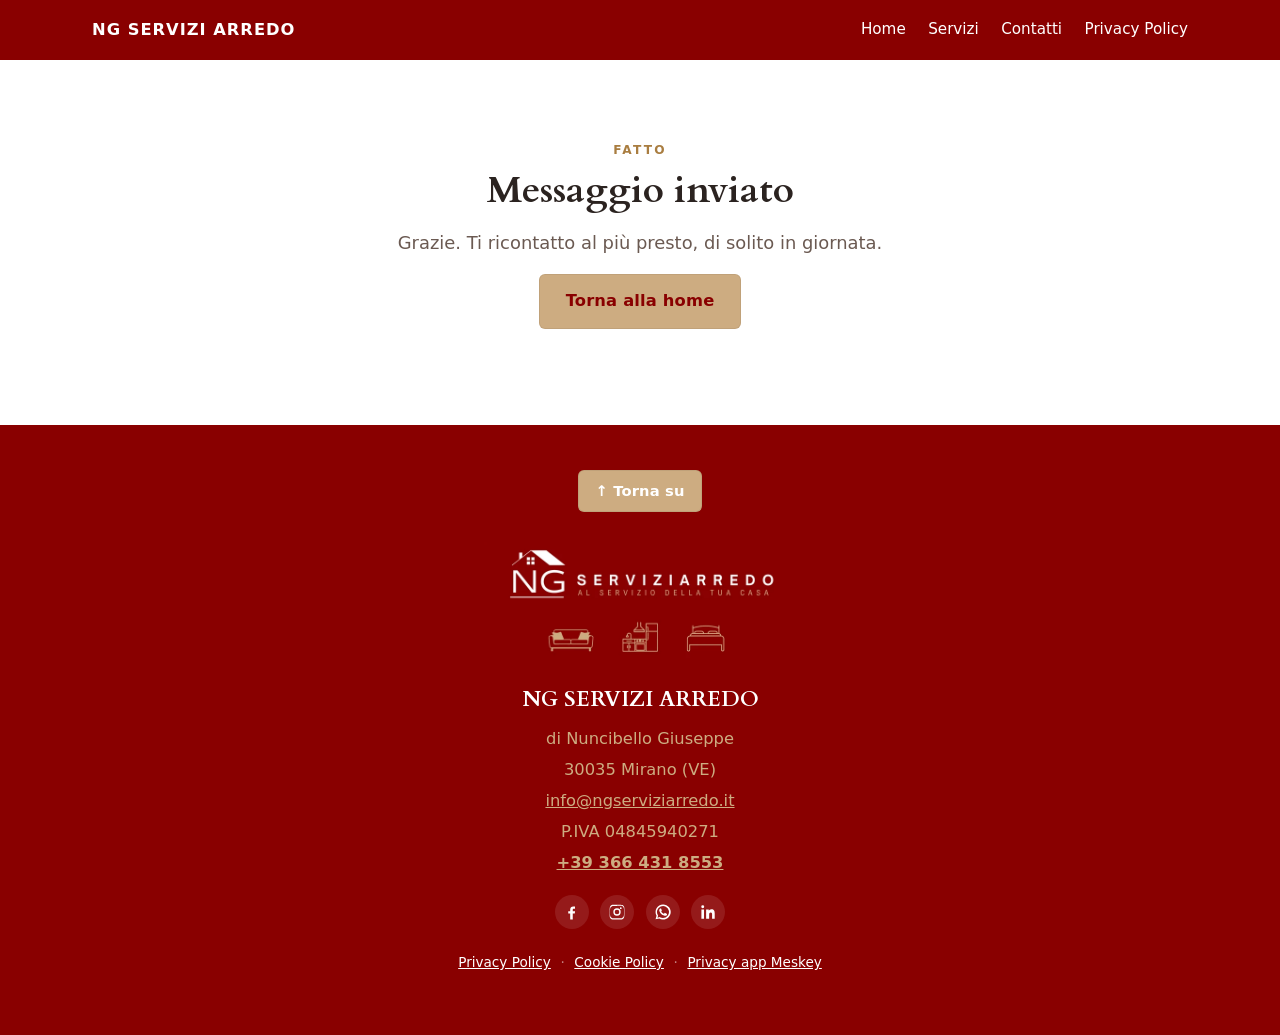
<file: grazie.html>
<!doctype html>
<html lang="it">
<head>
<meta charset="utf-8">
<meta name="viewport" content="width=device-width, initial-scale=1">
<title>Messaggio inviato — NG Servizi Arredo</title>
<meta name="description" content="Grazie per il messaggio: NG Servizi Arredo ti ricontatta al più presto.">
<link rel="canonical" href="https://ngserviziarredo.it/grazie.html">
<meta name="robots" content="index,follow">
<meta property="og:type" content="website">
<meta property="og:site_name" content="NG Servizi Arredo">
<meta property="og:title" content="Messaggio inviato — NG Servizi Arredo">
<meta property="og:description" content="Grazie per il messaggio: NG Servizi Arredo ti ricontatta al più presto.">
<meta property="og:url" content="https://ngserviziarredo.it/grazie.html">
<meta property="og:image" content="https://ngserviziarredo.it/assets/img/og.png">
<meta name="twitter:card" content="summary_large_image">
<link rel="icon" href="favicon.svg" type="image/svg+xml">
<link rel="icon" href="favicon-32.png" sizes="32x32">
<link rel="apple-touch-icon" href="apple-touch-icon.png">
<link rel="preload" href="assets/fonts/cardo-700.woff2" as="font" type="font/woff2" crossorigin>
<link rel="stylesheet" href="assets/style.css">
</head>
<body>
<a id="top" tabindex="-1"></a>
<header class="site-header">
  <div class="wrap site-header__in">
    <a class="brand" href="index.html" aria-label="NG Servizi Arredo — home">NG&nbsp;SERVIZI&nbsp;ARREDO</a>
    <input type="checkbox" id="navtoggle" class="navtoggle" hidden>
    <label for="navtoggle" class="navbtn" aria-label="Apri il menu"><span></span></label>
    <nav class="mainnav" aria-label="Principale">
      <ul>
        <li><a href="index.html">Home</a></li>
        <li class="has-sub">
          <a href="index.html#servizi">Servizi</a>
          <ul class="submenu"><li><a href="rilievo-misure.html">Rilievo misure</a></li><li><a href="consulenza-dinterni-e-analisi-del-budget.html">Consulenza d'interni</a></li><li><a href="assistenza-al-montaggio-e-installazione.html">Assistenza al montaggio</a></li><li><a href="assemblaggio-di-piccoli-mobili-e-falegnameria.html">Assemblaggio e falegnameria</a></li><li><a href="assistenza-post-vendita-e-rapporti-con-il-mobilificio.html">Assistenza post-vendita</a></li></ul>
        </li>
        <li><a href="contatti.html">Contatti</a></li>
        <li><a href="https://www.iubenda.com/privacy-policy/76628430" target="_blank" rel="noopener">Privacy&nbsp;Policy</a></li>
      </ul>
    </nav>
  </div>
</header>
<main id="content">
<section class="band band--lg">
  <div class="wrap">
    <p class="eyebrow">Fatto</p>
    <h1 class="band__title">Messaggio inviato</h1>
    <p class="band__lead">Grazie. Ti ricontatto al pi&ugrave; presto, di solito in giornata.</p>
    <p><a class="btn" href="index.html">Torna alla home</a></p>
  </div>
</section>
</main>
<footer class="site-footer">
  <div class="wrap site-footer__in">
    <p class="site-footer__top"><a class="btn btn--sm" href="#top">&uarr; Torna su</a></p>
    <img class="site-footer__logo" src="assets/img/footer-logo.webp" width="340" alt="NG Servizi Arredo"
         loading="lazy" decoding="async">
    <p class="site-footer__name"><strong>NG SERVIZI ARREDO</strong></p>
    <p class="site-footer__meta">
      di Nuncibello Giuseppe<br>
      30035 Mirano (VE)<br>
      <a href="mailto:info@ngserviziarredo.it">info@ngserviziarredo.it</a><br>
      P.IVA 04845940271<br>
      <strong><a href="tel:+393664318553">+39 366 431 8553</a></strong>
    </p>
    <div class="social social--footer">
  <a href="https://www.facebook.com/profile.php?id=61557172911297" target="_blank" rel="noopener" aria-label="Facebook"><svg viewBox="0 0 24 24" aria-hidden="true" focusable="false"><path d="M13 22v-8h2.7l.4-3H13V9c0-.9.3-1.5 1.6-1.5H16V4.8C15.7 4.8 14.7 4.7 13.6 4.7 11.2 4.7 9.6 6.1 9.6 8.7V11H7v3h2.6v8z"/></svg></a>
  <a href="https://www.instagram.com/ngserviziarredo/" target="_blank" rel="noopener" aria-label="Instagram"><svg viewBox="0 0 24 24" aria-hidden="true" focusable="false"><path d="M12 2.2c3.2 0 3.6 0 4.9.1 1.2.1 1.8.3 2.2.4.6.2 1 .5 1.4.9.4.4.7.8.9 1.4.2.4.4 1 .4 2.2.1 1.3.1 1.7.1 4.9s0 3.6-.1 4.9c-.1 1.2-.3 1.8-.4 2.2-.2.6-.5 1-.9 1.4-.4.4-.8.7-1.4.9-.4.2-1 .4-2.2.4-1.3.1-1.7.1-4.9.1s-3.6 0-4.9-.1c-1.2-.1-1.8-.3-2.2-.4-.6-.2-1-.5-1.4-.9-.4-.4-.7-.8-.9-1.4-.2-.4-.4-1-.4-2.2C2.2 15.6 2.2 15.2 2.2 12s0-3.6.1-4.9c.1-1.2.3-1.8.4-2.2.2-.6.5-1 .9-1.4.4-.4.8-.7 1.4-.9.4-.2 1-.4 2.2-.4C8.4 2.2 8.8 2.2 12 2.2zm0 1.8c-3.1 0-3.5 0-4.7.1-1.1.1-1.7.2-2.1.4-.5.2-.9.4-1.3.8-.4.4-.6.8-.8 1.3-.2.4-.3 1-.4 2.1C2.6 9.5 2.6 9.9 2.6 12s0 2.5.1 3.7c.1 1.1.2 1.7.4 2.1.2.5.4.9.8 1.3.4.4.8.6 1.3.8.4.2 1 .3 2.1.4 1.2.1 1.6.1 4.7.1s3.5 0 4.7-.1c1.1-.1 1.7-.2 2.1-.4.5-.2.9-.4 1.3-.8.4-.4.6-.8.8-1.3.2-.4.3-1 .4-2.1.1-1.2.1-1.6.1-3.7s0-2.5-.1-3.7c-.1-1.1-.2-1.7-.4-2.1-.2-.5-.4-.9-.8-1.3-.4-.4-.8-.6-1.3-.8-.4-.2-1-.3-2.1-.4-1.2-.1-1.6-.1-4.7-.1zm0 3.1a4.9 4.9 0 110 9.8 4.9 4.9 0 010-9.8zm0 8a3.1 3.1 0 100-6.2 3.1 3.1 0 000 6.2zm6.2-8.2a1.15 1.15 0 11-2.3 0 1.15 1.15 0 012.3 0z"/></svg></a>
  <a href="https://wa.me/message/DVNVOHJJVB34A1" target="_blank" rel="noopener" aria-label="WhatsApp"><svg viewBox="0 0 24 24" aria-hidden="true" focusable="false"><path d="M12 2a10 10 0 00-8.6 15l-1.3 4.8 4.9-1.3A10 10 0 1012 2zm0 18a8 8 0 01-4.1-1.1l-.3-.2-2.9.8.8-2.8-.2-.3A8 8 0 1112 20zm4.4-6c-.2-.1-1.4-.7-1.7-.8-.2-.1-.4-.1-.5.1-.2.2-.6.8-.8.9-.1.2-.3.2-.5.1a6.5 6.5 0 01-1.9-1.2 7.3 7.3 0 01-1.3-1.7c-.1-.2 0-.4.1-.5l.4-.4c.1-.2.2-.3.2-.5s0-.4-.1-.5c-.1-.1-.5-1.3-.7-1.8-.2-.4-.4-.4-.5-.4h-.5c-.2 0-.5.1-.7.3-.2.3-.9.9-.9 2.2s.9 2.5 1.1 2.7c.1.2 1.8 2.8 4.4 3.9.6.3 1.1.4 1.5.5.6.2 1.2.2 1.6.1.5-.1 1.4-.6 1.6-1.1.2-.6.2-1 .1-1.1z"/></svg></a>
  <a href="https://www.linkedin.com/company/ngserviziarredo/" target="_blank" rel="noopener" aria-label="LinkedIn"><svg viewBox="0 0 24 24" aria-hidden="true" focusable="false"><path d="M6.94 5A1.94 1.94 0 113 5a1.94 1.94 0 013.94 0zM3.2 8.5h3.5V21H3.2zM9.5 8.5H13v1.7h.05c.5-.9 1.7-1.9 3.5-1.9 3.7 0 4.4 2.4 4.4 5.6V21h-3.5v-5.4c0-1.3 0-3-1.8-3s-2.1 1.4-2.1 2.9V21H9.5z"/></svg></a>
</div>
    <p class="site-footer__legal">
      <a href="https://www.iubenda.com/privacy-policy/76628430" target="_blank" rel="noopener">Privacy Policy</a>
      <span aria-hidden="true">&middot;</span>
      <a href="https://www.iubenda.com/privacy-policy/76628430/cookie-policy" target="_blank" rel="noopener">Cookie Policy</a>
    <span aria-hidden="true">&middot;</span>
    <a href="https://meskeyapp-spec.github.io/meskey-privacy/" target="_blank" rel="noopener">Privacy app Meskey</a>
  </p>
  </div>
</footer>
</body>
</html>
</file>
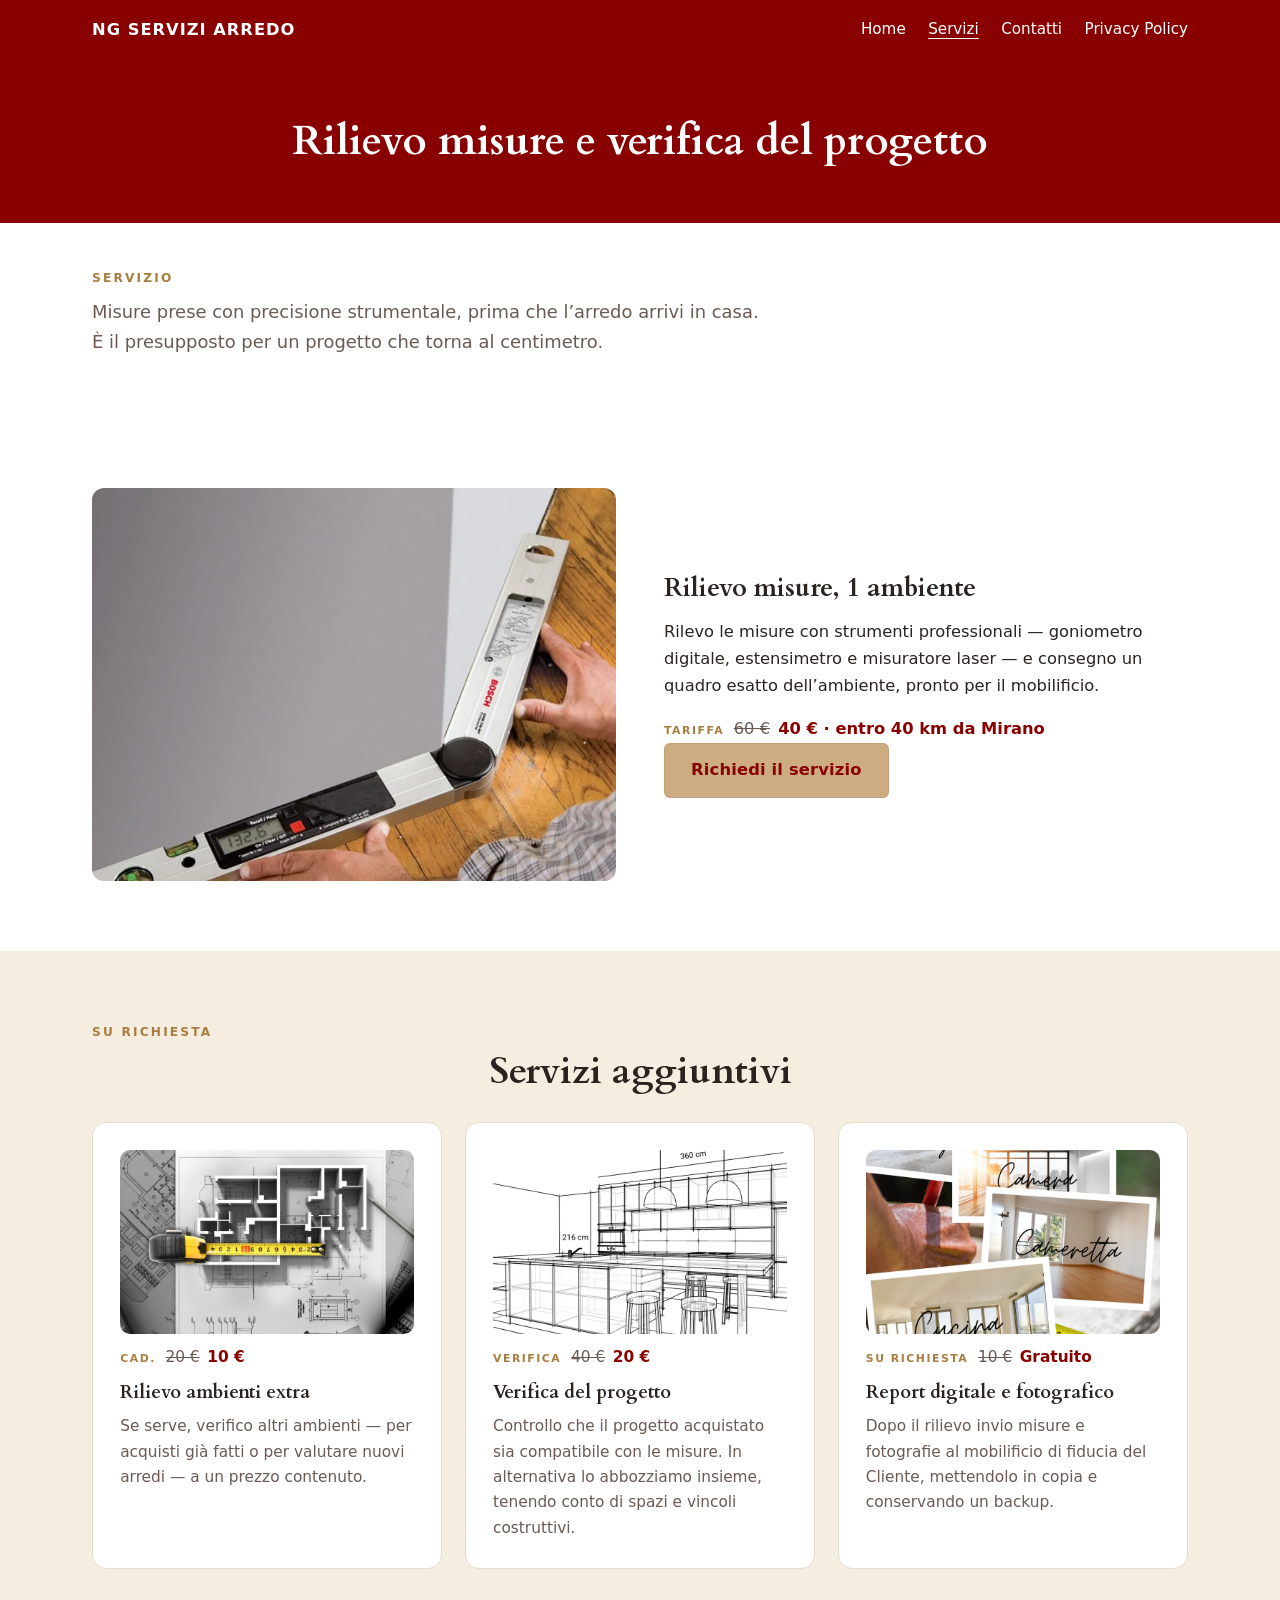
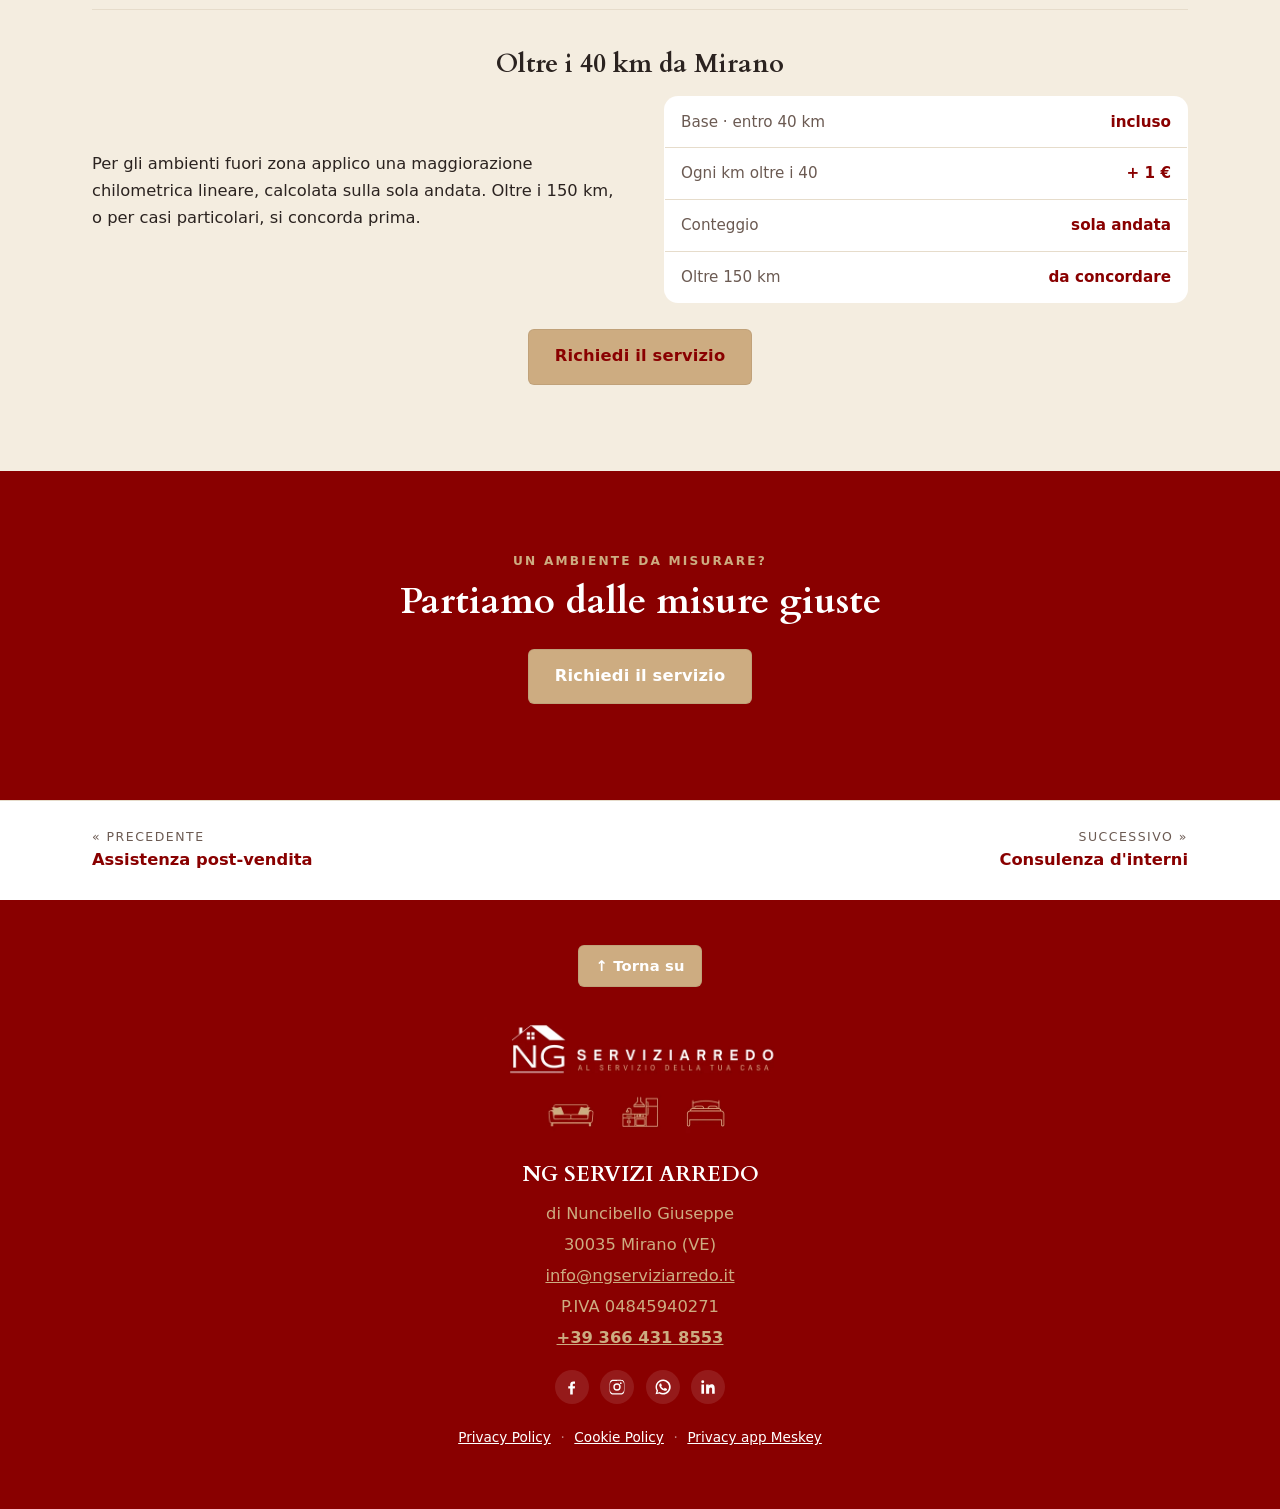
<file: rilievo-misure.html>
<!doctype html>
<html lang="it">
<head>
<meta charset="utf-8">
<meta name="viewport" content="width=device-width, initial-scale=1">
<title>Rilievo misure e verifica del progetto — NG Servizi Arredo</title>
<meta name="description" content="Rilievo misure con strumenti professionali a Mirano (VE): goniometro digitale, estensimetro e misuratore laser. Verifica del progetto e report per il mobilificio.">
<link rel="canonical" href="https://ngserviziarredo.it/rilievo-misure.html">
<meta name="robots" content="index,follow">
<meta property="og:type" content="website">
<meta property="og:site_name" content="NG Servizi Arredo">
<meta property="og:title" content="Rilievo misure e verifica del progetto — NG Servizi Arredo">
<meta property="og:description" content="Rilievo misure con strumenti professionali a Mirano (VE): goniometro digitale, estensimetro e misuratore laser. Verifica del progetto e report per il mobilificio.">
<meta property="og:url" content="https://ngserviziarredo.it/rilievo-misure.html">
<meta property="og:image" content="https://ngserviziarredo.it/assets/img/og.png">
<meta name="twitter:card" content="summary_large_image">
<link rel="icon" href="favicon.svg" type="image/svg+xml">
<link rel="icon" href="favicon-32.png" sizes="32x32">
<link rel="apple-touch-icon" href="apple-touch-icon.png">
<link rel="preload" href="assets/fonts/cardo-700.woff2" as="font" type="font/woff2" crossorigin>
<link rel="stylesheet" href="assets/style.css">
</head>
<body>
<a id="top" tabindex="-1"></a>
<header class="site-header">
  <div class="wrap site-header__in">
    <a class="brand" href="index.html" aria-label="NG Servizi Arredo — home">NG&nbsp;SERVIZI&nbsp;ARREDO</a>
    <input type="checkbox" id="navtoggle" class="navtoggle" hidden>
    <label for="navtoggle" class="navbtn" aria-label="Apri il menu"><span></span></label>
    <nav class="mainnav" aria-label="Principale">
      <ul>
        <li><a href="index.html">Home</a></li>
        <li class="has-sub">
          <a href="index.html#servizi" aria-current="page">Servizi</a>
          <ul class="submenu"><li><a href="rilievo-misure.html" aria-current="page">Rilievo misure</a></li><li><a href="consulenza-dinterni-e-analisi-del-budget.html">Consulenza d'interni</a></li><li><a href="assistenza-al-montaggio-e-installazione.html">Assistenza al montaggio</a></li><li><a href="assemblaggio-di-piccoli-mobili-e-falegnameria.html">Assemblaggio e falegnameria</a></li><li><a href="assistenza-post-vendita-e-rapporti-con-il-mobilificio.html">Assistenza post-vendita</a></li></ul>
        </li>
        <li><a href="contatti.html">Contatti</a></li>
        <li><a href="https://www.iubenda.com/privacy-policy/76628430" target="_blank" rel="noopener">Privacy&nbsp;Policy</a></li>
      </ul>
    </nav>
  </div>
</header>
<main id="content">
<section class="page-head"><div class="wrap"><h1>Rilievo misure e verifica del progetto</h1></div></section>
<section class="band band--sm">
  <div class="wrap">
    <p class="eyebrow">Servizio</p>
    <p class="band__lead">Misure prese con precisione strumentale, prima che l&rsquo;arredo arrivi in casa. &Egrave; il presupposto per un progetto che torna al centimetro.</p>
  </div>
</section>
<section class="band">
  <div class="wrap">
    <div class="split split--intro">
      <div class="split__media"><img src="assets/img/rilievo-intro.webp" alt="" width="1000" loading="lazy" decoding="async"></div>
      <div class="split__text">
        <h2 class="band__title band__title--sm">Rilievo misure, 1 ambiente</h2>
        <p>Rilevo le misure con strumenti professionali &mdash; goniometro digitale, estensimetro e misuratore laser &mdash; e consegno un quadro esatto dell&rsquo;ambiente, pronto per il mobilificio.</p>
        <p class="mini__meta"><span class="mini__kicker">Tariffa</span> <span class="price"><s>60&nbsp;&euro;</s> <strong>40&nbsp;&euro;</strong> &middot; entro 40 km da Mirano</span></p>
        <a class="btn" href="contatti.html">Richiedi il servizio</a>
      </div>
    </div>
  </div>
</section>
<section class="band band--tint">
  <div class="wrap">
    <p class="eyebrow">Su richiesta</p>
    <h2 class="band__title band__title--center">Servizi aggiuntivi</h2>
    <div class="grid grid--3 grid--top">
      <article class="card mini">
  <div class="mini__media"><img src="assets/img/rilievo-1.webp" alt="" width="820" loading="lazy" decoding="async"></div>
  <p class="mini__meta"><span class="mini__kicker">cad.</span> <span class="price"><s>20&nbsp;&euro;</s> <strong>10&nbsp;&euro;</strong></span></p>
  <h3 class="mini__title">Rilievo ambienti extra</h3>
  <p class="mini__text">Se serve, verifico altri ambienti &mdash; per acquisti gi&agrave; fatti o per valutare nuovi arredi &mdash; a un prezzo contenuto.</p>
</article>
      <article class="card mini">
  <div class="mini__media"><img src="assets/img/rilievo-2.webp" alt="" width="820" loading="lazy" decoding="async"></div>
  <p class="mini__meta"><span class="mini__kicker">verifica</span> <span class="price"><s>40&nbsp;&euro;</s> <strong>20&nbsp;&euro;</strong></span></p>
  <h3 class="mini__title">Verifica del progetto</h3>
  <p class="mini__text">Controllo che il progetto acquistato sia compatibile con le misure. In alternativa lo abbozziamo insieme, tenendo conto di spazi e vincoli costruttivi.</p>
</article>
      <article class="card mini">
  <div class="mini__media"><img src="assets/img/rilievo-3.webp" alt="" width="820" loading="lazy" decoding="async"></div>
  <p class="mini__meta"><span class="mini__kicker">su richiesta</span> <span class="price"><s>10&nbsp;&euro;</s> <strong>Gratuito</strong></span></p>
  <h3 class="mini__title">Report digitale e fotografico</h3>
  <p class="mini__text">Dopo il rilievo invio misure e fotografie al mobilificio di fiducia del Cliente, mettendolo in copia e conservando un backup.</p>
</article>
    </div>
    
    <hr class="rule">
    <h3 class="band__title band__title--sm band__title--center">Oltre i 40 km da Mirano</h3>
    <div class="split split--intro">
      <div class="split__text">
        <p>Per gli ambienti fuori zona applico una maggiorazione chilometrica lineare, calcolata sulla sola andata. Oltre i 150 km, o per casi particolari, si concorda prima.</p>
      </div>
      <div class="split__media">
        <table class="ratecard">
          <tbody>
            <tr><th scope="row">Base &middot; entro 40 km</th><td>incluso</td></tr>
            <tr><th scope="row">Ogni km oltre i 40</th><td>+ 1&nbsp;&euro;</td></tr>
            <tr><th scope="row">Conteggio</th><td>sola andata</td></tr>
            <tr><th scope="row">Oltre 150 km</th><td>da concordare</td></tr>
          </tbody>
        </table>
      </div>
    </div>
    <p class="band__cta"><a class="btn" href="contatti.html">Richiedi il servizio</a></p>
  </div>
</section>
<section class="band band--red band--lg">
  <div class="wrap">
    <p class="eyebrow">Un ambiente da misurare?</p>
    <h2 class="band__title band__title--center">Partiamo dalle misure giuste</h2>
    <p class="band__cta"><a class="btn" href="contatti.html">Richiedi il servizio</a></p>
  </div>
</section>
<nav class="pager" aria-label="Altri servizi">
  <div class="wrap pager__in">
    <a class="pager__prev" href="assistenza-post-vendita-e-rapporti-con-il-mobilificio.html"><span>&laquo; Precedente</span><b>Assistenza post-vendita</b></a>
    <a class="pager__next" href="consulenza-dinterni-e-analisi-del-budget.html"><span>Successivo &raquo;</span><b>Consulenza d'interni</b></a>
  </div>
</nav>
</main>
<footer class="site-footer">
  <div class="wrap site-footer__in">
    <p class="site-footer__top"><a class="btn btn--sm" href="#top">&uarr; Torna su</a></p>
    <img class="site-footer__logo" src="assets/img/footer-logo.webp" width="340" alt="NG Servizi Arredo"
         loading="lazy" decoding="async">
    <p class="site-footer__name"><strong>NG SERVIZI ARREDO</strong></p>
    <p class="site-footer__meta">
      di Nuncibello Giuseppe<br>
      30035 Mirano (VE)<br>
      <a href="mailto:info@ngserviziarredo.it">info@ngserviziarredo.it</a><br>
      P.IVA 04845940271<br>
      <strong><a href="tel:+393664318553">+39 366 431 8553</a></strong>
    </p>
    <div class="social social--footer">
  <a href="https://www.facebook.com/profile.php?id=61557172911297" target="_blank" rel="noopener" aria-label="Facebook"><svg viewBox="0 0 24 24" aria-hidden="true" focusable="false"><path d="M13 22v-8h2.7l.4-3H13V9c0-.9.3-1.5 1.6-1.5H16V4.8C15.7 4.8 14.7 4.7 13.6 4.7 11.2 4.7 9.6 6.1 9.6 8.7V11H7v3h2.6v8z"/></svg></a>
  <a href="https://www.instagram.com/ngserviziarredo/" target="_blank" rel="noopener" aria-label="Instagram"><svg viewBox="0 0 24 24" aria-hidden="true" focusable="false"><path d="M12 2.2c3.2 0 3.6 0 4.9.1 1.2.1 1.8.3 2.2.4.6.2 1 .5 1.4.9.4.4.7.8.9 1.4.2.4.4 1 .4 2.2.1 1.3.1 1.7.1 4.9s0 3.6-.1 4.9c-.1 1.2-.3 1.8-.4 2.2-.2.6-.5 1-.9 1.4-.4.4-.8.7-1.4.9-.4.2-1 .4-2.2.4-1.3.1-1.7.1-4.9.1s-3.6 0-4.9-.1c-1.2-.1-1.8-.3-2.2-.4-.6-.2-1-.5-1.4-.9-.4-.4-.7-.8-.9-1.4-.2-.4-.4-1-.4-2.2C2.2 15.6 2.2 15.2 2.2 12s0-3.6.1-4.9c.1-1.2.3-1.8.4-2.2.2-.6.5-1 .9-1.4.4-.4.8-.7 1.4-.9.4-.2 1-.4 2.2-.4C8.4 2.2 8.8 2.2 12 2.2zm0 1.8c-3.1 0-3.5 0-4.7.1-1.1.1-1.7.2-2.1.4-.5.2-.9.4-1.3.8-.4.4-.6.8-.8 1.3-.2.4-.3 1-.4 2.1C2.6 9.5 2.6 9.9 2.6 12s0 2.5.1 3.7c.1 1.1.2 1.7.4 2.1.2.5.4.9.8 1.3.4.4.8.6 1.3.8.4.2 1 .3 2.1.4 1.2.1 1.6.1 4.7.1s3.5 0 4.7-.1c1.1-.1 1.7-.2 2.1-.4.5-.2.9-.4 1.3-.8.4-.4.6-.8.8-1.3.2-.4.3-1 .4-2.1.1-1.2.1-1.6.1-3.7s0-2.5-.1-3.7c-.1-1.1-.2-1.7-.4-2.1-.2-.5-.4-.9-.8-1.3-.4-.4-.8-.6-1.3-.8-.4-.2-1-.3-2.1-.4-1.2-.1-1.6-.1-4.7-.1zm0 3.1a4.9 4.9 0 110 9.8 4.9 4.9 0 010-9.8zm0 8a3.1 3.1 0 100-6.2 3.1 3.1 0 000 6.2zm6.2-8.2a1.15 1.15 0 11-2.3 0 1.15 1.15 0 012.3 0z"/></svg></a>
  <a href="https://wa.me/message/DVNVOHJJVB34A1" target="_blank" rel="noopener" aria-label="WhatsApp"><svg viewBox="0 0 24 24" aria-hidden="true" focusable="false"><path d="M12 2a10 10 0 00-8.6 15l-1.3 4.8 4.9-1.3A10 10 0 1012 2zm0 18a8 8 0 01-4.1-1.1l-.3-.2-2.9.8.8-2.8-.2-.3A8 8 0 1112 20zm4.4-6c-.2-.1-1.4-.7-1.7-.8-.2-.1-.4-.1-.5.1-.2.2-.6.8-.8.9-.1.2-.3.2-.5.1a6.5 6.5 0 01-1.9-1.2 7.3 7.3 0 01-1.3-1.7c-.1-.2 0-.4.1-.5l.4-.4c.1-.2.2-.3.2-.5s0-.4-.1-.5c-.1-.1-.5-1.3-.7-1.8-.2-.4-.4-.4-.5-.4h-.5c-.2 0-.5.1-.7.3-.2.3-.9.9-.9 2.2s.9 2.5 1.1 2.7c.1.2 1.8 2.8 4.4 3.9.6.3 1.1.4 1.5.5.6.2 1.2.2 1.6.1.5-.1 1.4-.6 1.6-1.1.2-.6.2-1 .1-1.1z"/></svg></a>
  <a href="https://www.linkedin.com/company/ngserviziarredo/" target="_blank" rel="noopener" aria-label="LinkedIn"><svg viewBox="0 0 24 24" aria-hidden="true" focusable="false"><path d="M6.94 5A1.94 1.94 0 113 5a1.94 1.94 0 013.94 0zM3.2 8.5h3.5V21H3.2zM9.5 8.5H13v1.7h.05c.5-.9 1.7-1.9 3.5-1.9 3.7 0 4.4 2.4 4.4 5.6V21h-3.5v-5.4c0-1.3 0-3-1.8-3s-2.1 1.4-2.1 2.9V21H9.5z"/></svg></a>
</div>
    <p class="site-footer__legal">
      <a href="https://www.iubenda.com/privacy-policy/76628430" target="_blank" rel="noopener">Privacy Policy</a>
      <span aria-hidden="true">&middot;</span>
      <a href="https://www.iubenda.com/privacy-policy/76628430/cookie-policy" target="_blank" rel="noopener">Cookie Policy</a>
    <span aria-hidden="true">&middot;</span>
    <a href="https://meskeyapp-spec.github.io/meskey-privacy/" target="_blank" rel="noopener">Privacy app Meskey</a>
  </p>
  </div>
</footer>
</body>
</html>
</file>
<file: assets/style.css>
/* NG Servizi Arredo — foglio di stile unico. Generato da build.mjs. */
:root{
  --red:#890000; --red-ink:#6b0000;
  --gold:#cdac81; --gold-ink:#a97d40;
  --tint:#f4ede0; --line:#e6dccb;
  --surface:#ffffff; --bg:#ffffff;
  --ink:#2b2320; --muted:#6b5a52;
  --wrap:1160px; --radius:14px;
  --serif:"Cardo",Georgia,"Times New Roman",serif;
  --sans:system-ui,-apple-system,"Segoe UI",Roboto,"Helvetica Neue",Arial,sans-serif;
}
@font-face{font-family:"Cardo";src:url(fonts/cardo-400.woff2) format("woff2");font-weight:400;font-style:normal;font-display:swap}
@font-face{font-family:"Cardo";src:url(fonts/cardo-700.woff2) format("woff2");font-weight:700;font-style:normal;font-display:swap}

*,*::before,*::after{box-sizing:border-box}
html{scroll-behavior:smooth}
@media (prefers-reduced-motion:reduce){html{scroll-behavior:auto}}
body{margin:0;background:var(--bg);color:var(--ink);font-family:var(--sans);
  font-size:1.02rem;line-height:1.65;-webkit-font-smoothing:antialiased;overflow-x:clip}
img{max-width:100%;height:auto;display:block}
a{color:var(--red)}
h1,h2,h3{font-family:var(--serif);font-weight:700;line-height:1.15;text-wrap:balance;margin:0 0 .5em}
p{margin:0 0 1rem}
hr.rule{border:0;border-top:1px solid var(--line);margin:2.5rem 0}

.wrap{max-width:var(--wrap);margin-inline:auto;padding-inline:clamp(1.1rem,4vw,2rem)}
#content{overflow-clip-margin:1rem}

/* ---------- bottoni ---------- */
.btn{display:inline-block;background:var(--gold);color:var(--red);text-decoration:none;
  font-weight:700;letter-spacing:.01em;padding:.82em 1.6em;border-radius:6px;border:1px solid #00000010;
  transition:filter .15s ease,transform .15s ease}
.btn:hover{filter:brightness(1.05)}
.btn:active{transform:translateY(1px)}
.btn--sm{padding:.55em 1.1em;font-size:.92rem}
.btn--block{display:block;text-align:center}
.btn:focus-visible,a:focus-visible,input:focus-visible,select:focus-visible,textarea:focus-visible,
.navbtn:focus-visible{outline:3px solid var(--red);outline-offset:2px}

/* ---------- header ---------- */
#top{position:absolute;top:0}
.site-header{position:sticky;top:0;z-index:50;background:var(--red);color:#fff}
.site-header__in{display:flex;align-items:center;justify-content:space-between;gap:1rem;
  min-height:60px;padding-block:.5rem}
.brand{color:#fff;text-decoration:none;font-weight:700;letter-spacing:.06em;font-size:1.02rem}
.mainnav>ul{list-style:none;margin:0;padding:0;display:flex;gap:1.4rem}
.mainnav a{color:#fff;text-decoration:none;font-size:.95rem;padding:.3rem 0;display:inline-block}
.mainnav a:hover,.mainnav a[aria-current=page]{text-decoration:underline;text-underline-offset:4px}
.has-sub{position:relative}
.submenu{list-style:none;margin:0;padding:.4rem 0;display:block;position:absolute;right:-.5rem;left:auto;top:100%;
  min-width:250px;background:var(--red);border-radius:0 0 8px 8px;
  box-shadow:0 12px 24px #0003;opacity:0;visibility:hidden;transform:translateY(4px);
  transition:opacity .12s ease,transform .12s ease}
.submenu li{white-space:nowrap}
.has-sub:hover .submenu,.has-sub:focus-within .submenu{opacity:1;visibility:visible;transform:none}
.submenu a{display:block;padding:.5rem 1.1rem}
.navbtn{display:none}

/* ---------- hero ---------- */
.hero{background:var(--red);color:#fff}
.hero__in{text-align:center;padding-block:clamp(2.6rem,6vw,4.4rem)}
.hero__logo{width:min(240px,62vw);margin:0 auto 1.4rem}
.hero__tag{max-width:40ch;margin:0 auto 1.7rem;color:#f3e7d9}

/* ---------- bande ---------- */
.band{padding-block:clamp(2.6rem,5.5vw,4.4rem)}
.band--tint{background:var(--tint)}
.band--red{background:var(--red);color:#fff}
.band--sm{padding-block:clamp(1.8rem,4vw,2.8rem)}
.band--lg{padding-block:clamp(3rem,7vw,5rem);text-align:center}
.band--red a{color:#fff}
.eyebrow{text-transform:uppercase;letter-spacing:.18em;font-weight:700;font-size:.76rem;
  color:var(--gold-ink);margin:0 0 .6rem}
.band--red .eyebrow{color:var(--gold)}
.band__title{font-size:clamp(1.6rem,3.4vw,2.3rem);margin:0 0 1rem}
.band__title--sm{font-size:clamp(1.3rem,2.6vw,1.6rem)}
.band__title--center{text-align:center}
.band--red .band__title{color:#fff}
.band__lead{font-size:1.12rem;max-width:60ch;color:var(--muted)}
.band--red .band__lead{color:#f3e7d9}
.band--lg .band__lead{margin-inline:auto}
.band__cta{margin-top:1.6rem;text-align:center}

/* ---------- griglie di card ---------- */
.grid{display:grid;gap:1.4rem;margin-top:1.8rem}
.grid--2{grid-template-columns:repeat(2,1fr)}
.grid--3{grid-template-columns:repeat(3,1fr)}
.grid--top{align-items:stretch}
@media (max-width:900px){.grid--3{grid-template-columns:repeat(2,1fr)}}
@media (max-width:620px){.grid--2,.grid--3{grid-template-columns:1fr}}

.card{background:var(--surface);border:1px solid var(--line);border-radius:var(--radius);
  padding:1.7rem;display:flex;flex-direction:column;gap:.7rem;height:100%}
.card p{margin:0;color:var(--muted);font-size:.96rem}
.card__media{display:block;border-radius:10px;overflow:hidden;margin-bottom:.3rem}
.card__media img,.mini__media img{width:100%;aspect-ratio:16/10;object-fit:cover}
.card__title,.mini__title{font-size:1.16rem;margin:0}
.card__cta{margin-top:auto;color:var(--red);font-weight:700;text-decoration:none;font-size:.95rem}
.card__cta:hover{text-decoration:underline}
.mini__media{border-radius:10px;overflow:hidden}
.mini__meta{display:flex;align-items:baseline;gap:.6rem;flex-wrap:wrap;margin:.2rem 0 0}
.mini__kicker{text-transform:uppercase;letter-spacing:.14em;font-size:.68rem;font-weight:700;color:var(--gold-ink)}
.price{color:var(--red);font-weight:700}
.price s{color:var(--muted);font-weight:400;margin-right:.15em}

/* ---------- split (immagine + testo) ---------- */
.split{display:grid;grid-template-columns:1fr 1fr;gap:clamp(1.6rem,4vw,3rem);align-items:center}
.split--reverse .split__media{order:2}
.split--intro{grid-template-columns:1fr 1fr}
.split__media img{border-radius:12px;width:100%}
.split--intro .split__media img{aspect-ratio:4/3;object-fit:cover;max-height:440px}
.avatar{border-radius:50%;width:200px;aspect-ratio:1;object-fit:cover;margin:0 auto}
.split__text .band__title{margin-top:.2rem}
@media (max-width:780px){
  .split,.split--intro{grid-template-columns:1fr}
  .split--reverse .split__media{order:0}
}

/* tabellina tariffa km */
.ratecard{width:100%;border-collapse:collapse;background:var(--surface);
  border:1px solid var(--line);border-radius:var(--radius);overflow:hidden}
.ratecard th,.ratecard td{padding:.8rem 1rem;text-align:left;border-top:1px solid var(--line);font-size:.95rem}
.ratecard tr:first-child th,.ratecard tr:first-child td{border-top:0}
.ratecard th{font-weight:400;color:var(--muted)}
.ratecard td{text-align:right;font-weight:700;color:var(--red)}

/* ---------- testata pagina ---------- */
.page-head{background:var(--red);color:#fff;text-align:center;
  padding-block:clamp(2.4rem,5vw,3.6rem)}
.page-head h1{color:#fff;margin:0;font-size:clamp(1.8rem,4vw,2.6rem)}

/* ---------- pager ---------- */
.pager{border-top:1px solid var(--line);background:var(--surface)}
.pager__in{display:flex;justify-content:space-between;gap:1rem;padding-block:1.6rem;flex-wrap:wrap}
.pager a{text-decoration:none;color:var(--ink);display:block}
.pager a:hover b{text-decoration:underline}
.pager span{display:block;font-size:.78rem;text-transform:uppercase;letter-spacing:.12em;color:var(--muted)}
.pager b{color:var(--red)}
.pager__next{text-align:right}

/* ---------- contatti ---------- */
.contact-grid{display:grid;grid-template-columns:1.15fr .85fr;gap:clamp(1.8rem,5vw,4rem);
  align-items:start;margin-top:1.6rem}
@media (max-width:820px){.contact-grid{grid-template-columns:1fr}}
.cform__row{display:flex;flex-direction:column;gap:.35rem;margin:0 0 1rem}
.cform label{font-weight:600;font-size:.92rem}
.cform input:not([type=checkbox]),.cform select,.cform textarea{font:inherit;padding:.7rem .8rem;
  border:1px solid #cbb9a8;border-radius:8px;background:#fff;width:100%}
.cform textarea{resize:vertical}
.cform__consent{font-size:.9rem;color:var(--muted);margin:.4rem 0 1.2rem}
.cform__consent label{display:grid;grid-template-columns:auto 1fr;gap:.55rem;align-items:start;font-weight:400}
.cform__consent input{width:auto;margin:.2rem 0 0}
.cform__hp{position:absolute!important;left:-9999px;width:1px;height:1px;overflow:hidden}
.cform__status{margin:1rem 0 0;padding:.8rem 1rem;border-radius:8px;font-size:.95rem;display:none}
.cform__status:not([hidden]){display:block}
.cform__status.is-ok{background:#eef6ec;color:#1f5130;border:1px solid #bcd9bf}
.cform__status.is-err{background:#fbeceb;color:#7c1d17;border:1px solid #e7bdb9}
.cform__note{font-size:.82rem;color:var(--muted);margin-top:1rem}
.cinfo{background:var(--tint);border:1px solid var(--line);border-radius:var(--radius);padding:1.6rem}
.cinfo .band__title{margin-top:0}
.cinfo .band__title:not(:first-child){margin-top:1.6rem}

/* ---------- footer ---------- */
.site-footer{background:var(--red);color:#fff;text-align:center;padding-block:2.8rem}
.site-footer a{color:#fff}
.site-footer__top{margin:0 0 1.6rem}
.site-footer__logo{width:min(320px,70vw);margin:0 auto 1rem}
.site-footer__name{font-family:var(--serif);font-size:1.35rem;margin:.2rem 0}
.site-footer__meta{color:var(--gold);line-height:1.9;margin:.4rem 0 1rem}
.site-footer__meta a{color:var(--gold)}
.site-footer__legal{margin-top:1.4rem;font-size:.85rem;display:flex;gap:.6rem;justify-content:center}
.site-footer__legal span{color:#ffffff80}

/* ---------- social ---------- */
.social{display:flex;gap:.7rem;justify-content:center}
.social a{display:inline-flex;width:34px;height:34px;align-items:center;justify-content:center;
  border-radius:50%;background:#ffffff1a}
.social svg{width:18px;height:18px;fill:currentColor}
.social--footer{margin-top:.4rem}
.social--dark a{background:var(--red);color:#fff}

/* ---------- menu mobile ---------- */
@media (max-width:840px){
  .navbtn{display:inline-flex;width:42px;height:42px;align-items:center;justify-content:center;cursor:pointer}
  .navbtn span,.navbtn span::before,.navbtn span::after{content:"";display:block;width:22px;height:2px;
    background:#fff;position:relative;transition:transform .15s ease}
  .navbtn span::before{position:absolute;top:-7px}
  .navbtn span::after{position:absolute;top:7px}
  .mainnav{position:absolute;left:0;right:0;top:100%;background:var(--red);
    max-height:0;overflow:hidden;transition:max-height .2s ease;box-shadow:0 12px 24px #0004}
  .mainnav>ul{flex-direction:column;gap:0;padding:.4rem 0}
  .mainnav>ul>li>a{display:block;padding:.7rem clamp(1.1rem,4vw,2rem)}
  .submenu{position:static;min-width:0;opacity:1;visibility:visible;transform:none;box-shadow:none;
    background:#00000022;border-radius:0;padding:0}
  .submenu a{padding:.55rem clamp(2rem,6vw,3rem)}
  .navtoggle:checked ~ .mainnav{max-height:80vh;overflow:auto}
  .navtoggle:checked ~ .navbtn span{background:transparent}
  .navtoggle:checked ~ .navbtn span::before{transform:translateY(7px) rotate(45deg)}
  .navtoggle:checked ~ .navbtn span::after{transform:translateY(-7px) rotate(-45deg)}
}
</file>
